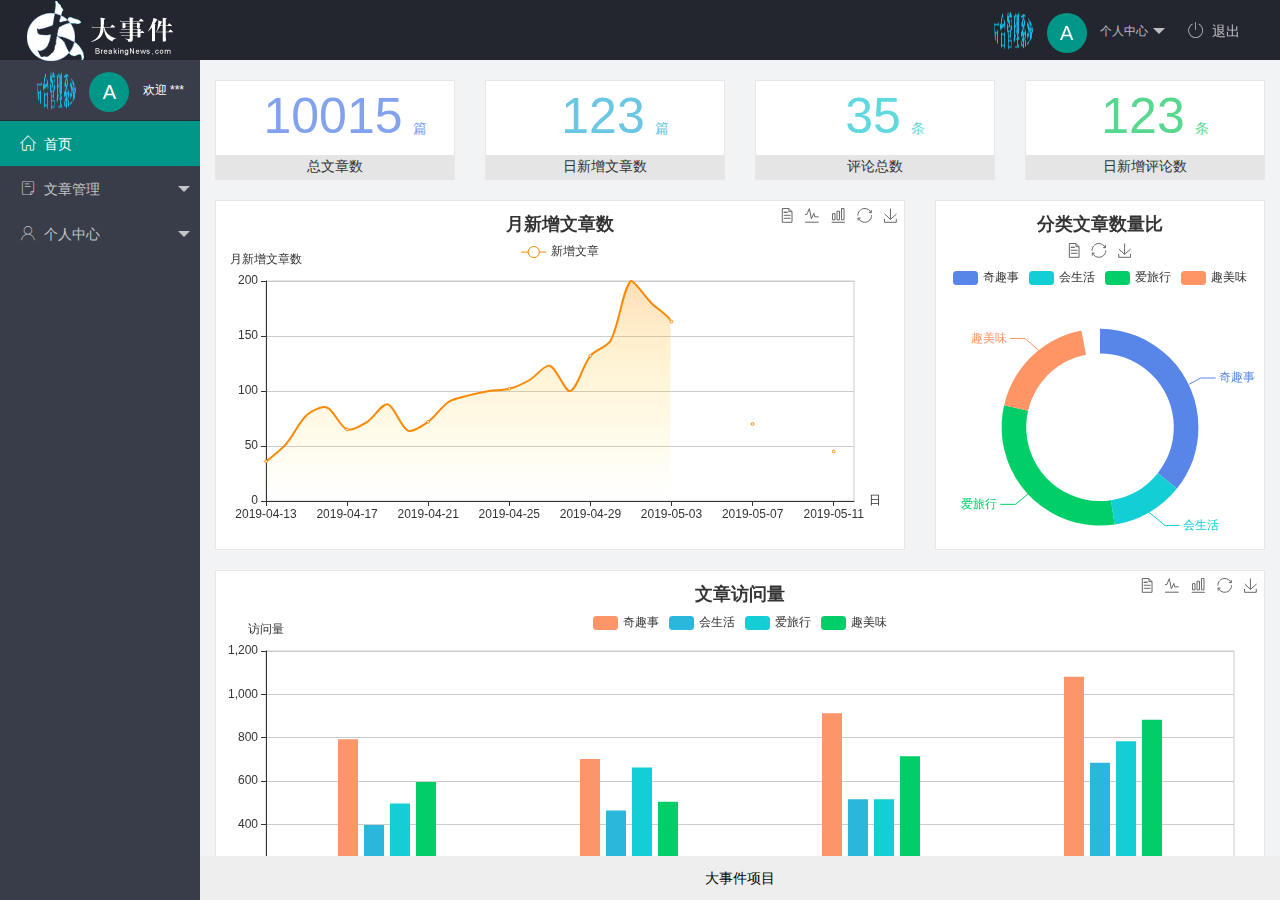
<file: index.html>
<!DOCTYPE html>
<html lang="en">

<head>
    <meta charset="UTF-8">
    <meta http-equiv="X-UA-Compatible" content="IE=edge">
    <meta name="viewport" content="width=device-width, initial-scale=1.0">
    <title>后台主页</title>
    <!-- 导入layui样式 -->
    <link rel="stylesheet" href="./assets/lib/layui/css/layui.css">
    <!-- 导入自己的样式 -->
    <link rel="stylesheet" href="./assets/css/index.css">
    <!-- 导入字体图标库 -->
    <link rel="stylesheet" href="./assets/fonts/iconfont.css">

</head>

<body>
    <div class="layui-layout layui-layout-admin">
        <div class="layui-header">
            <div class="layui-logo layui-hide-xs ">
                <img src="./assets/images/logo.png" alt="">
            </div>


            <!-- 头部区域（可配合layui 已有的水平导航） -->
            <ul class="layui-nav layui-layout-right">
                <li class="layui-nav-item layui-hide layui-show-md-inline-block">
                    <a href="javascript:;" class="userinfo">
                        <img src="./assets/images/login_title.png" class="layui-nav-img">
                        <span class="text-avatar">A</span> 个人中心
                    </a>
                    <dl class="layui-nav-child">
                        <dd><a href="">基本资料</a></dd>
                        <dd><a href="">更换头像</a></dd>
                        <dd><a href="">重置密码</a></dd>
                    </dl>
                </li>
                <li class="layui-nav-item" lay-header-event="menuRight" lay-unselect>
                    <a href="javascript:;" id="btnLogout">
                        <span class="iconfont icon-tuichu"></span><span>退出</span>
                    </a>
                </li>
            </ul>
        </div>

        <div class="layui-side layui-bg-black">
            <div class="layui-side-scroll">
                <div class="userinfo">
                    <img src="./assets/images/login_title.png" class="layui-nav-img">
                    <span class="text-avatar">A</span>
                    <span id="welcome">欢迎 ***</span>
                </div>
                <!-- 左侧导航区域（可配合layui已有的垂直导航） -->
                <ul class="layui-nav layui-nav-tree" lay-shrink="all">
                    <li class="layui-nav-item layui-this"><a href="./home/dashboard.html" target="fm"><span class="iconfont icon-home"></span>首页</a></li>

                    <li class="layui-nav-item ">
                        <a href="javascript:;"><span class="iconfont icon-16"></span>文章管理</a>
                        <dl class="layui-nav-child">
                            <dd><a href="javascript:;"><i class="layui-icon layui-icon-app"></i>文章类别</a></dd>
                            <dd><a href="javascript:;"><i class="layui-icon layui-icon-app"></i>文章列表</a></dd>
                            <dd><a href="javascript:;"><i class="layui-icon layui-icon-app"></i>发表文章</a></dd>

                        </dl>
                    </li>

                    <li class="layui-nav-item">
                        <a href="javascript:;"><span class="iconfont icon-user"></span>个人中心</a>
                        <dl class="layui-nav-child">
                            <dd><a href="javascript:;"><i class="layui-icon layui-icon-app"></i>基本资料</a></dd>
                            <dd><a href="javascript:;"><i class="layui-icon layui-icon-app"></i>更换头像</a></dd>
                            <dd><a href="javascript:;"><i class="layui-icon layui-icon-app"></i>重置密码</a></dd>
                        </dl>
                    </li>

                </ul>
            </div>
        </div>

        <div class="layui-body">
            <!-- 内容主体区域 -->
            <iframe name="fm" src="./home/dashboard.html" frameborder="0"></iframe>
        </div>

        <div class="layui-footer">
            <!-- 底部固定区域 -->
            大事件项目
        </div>
    </div>

    <!-- 引入 layui js文件 -->
    <script src="./assets/lib/layui/layui.all.js"></script>
    <!-- 导入jQuery  -->
    <script src="./assets/lib/jquery.js"></script>
    <!-- 导入baseAPI -->
    <script src="./assets/js/baseAPI.js"></script>
    <!-- 导入自己的js文件 -->
    <script src="./assets/js/index.js"></script>
</body>

</html>
</file>
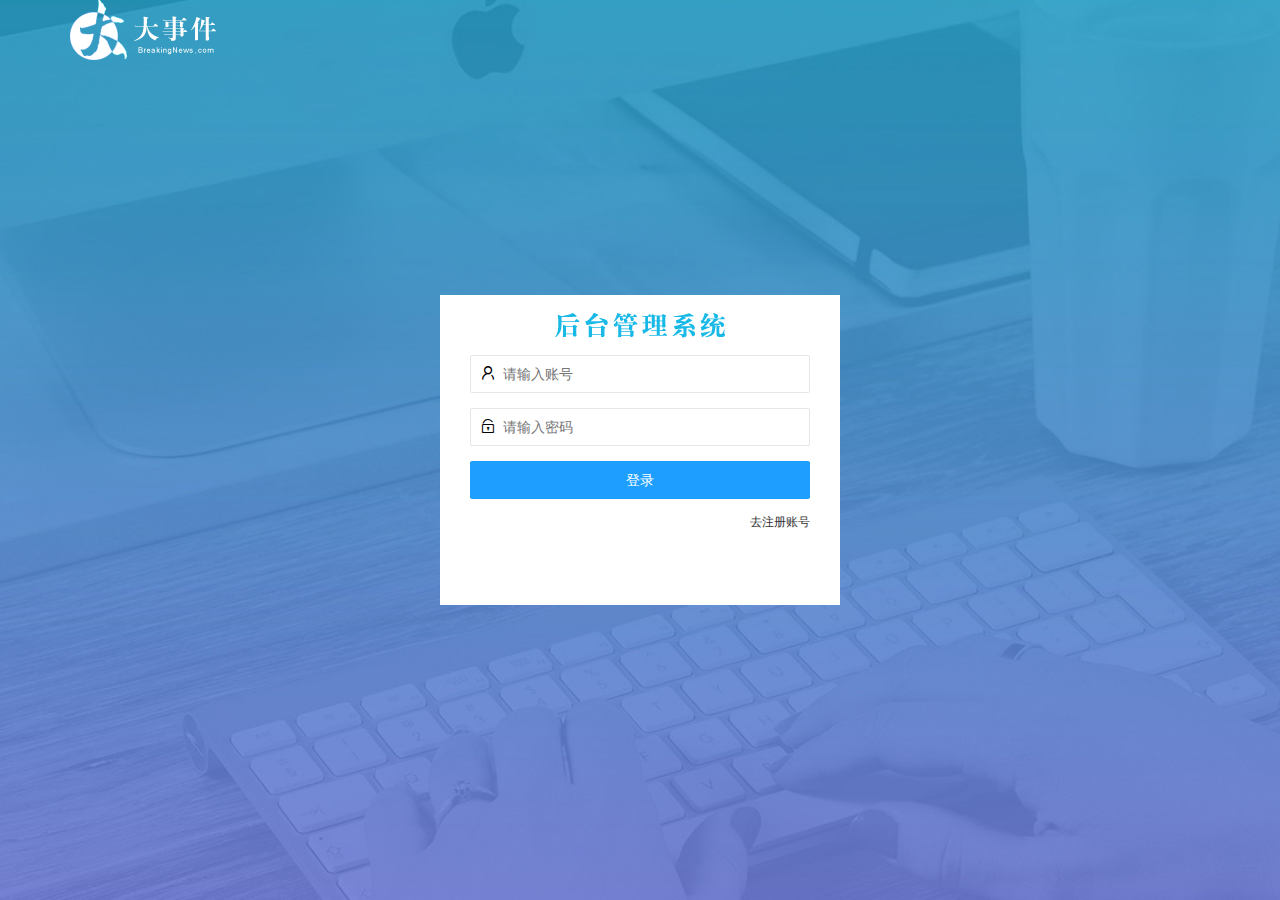
<file: login.html>
<!DOCTYPE html>
<html lang="en">

<head>
    <meta charset="UTF-8">
    <meta http-equiv="X-UA-Compatible" content="IE=edge">
    <meta name="viewport" content="width=device-width, initial-scale=1.0">
    <title>大事件登录/注册</title>
    <!-- 导入LayUI的样式 -->
    <link rel="stylesheet" href="./assets/lib/layui/css/layui.css">
    <!-- 导入自己的样式表 -->
    <link rel="stylesheet" href="./assets/css/login.css">
</head>

<body>
    <!-- 头部LOGO区域 -->
    <div class="layui-main">
        <img src="./assets/images/logo.png" alt="logo">
    </div>

    <!-- 登录注册区域 -->
    <div class="loginAndRegBox">
        <div class="title-box"></div>
        <!-- 登录div -->
        <div class="login-box">
            <!-- 登陆的表单 -->
            <form class="layui-form" id="form_login" action="">
                <!-- 用户名 -->
                <div class="layui-form-item">
                    <i class="layui-icon layui-icon-username"></i>
                    <input type="text" name="username" required lay-verify="required" placeholder="请输入账号" autocomplete="off" class="layui-input">
                </div>
                <!-- 密码 -->
                <div class="layui-form-item">
                    <i class="layui-icon layui-icon-password"></i>
                    <input type="password" name="password" required lay-verify="required|pwd" placeholder="请输入密码" autocomplete="off" class="layui-input">
                </div>
                <!-- 登录按钮 -->
                <div class="layui-form-item">
                    <button class="layui-btn layui-btn-fluid layui-btn-normal" lay-submit lay-filter="formDemo">登录</button>
                </div>
                <div class="layui-form-item links">
                    <a href="javascript:;" id="link_reg">去注册账号</a>
                </div>
            </form>
        </div>

        <!-- 注册div -->
        <div class="reg-box">
            <!-- 注册的表单 -->
            <form class="layui-form" id="form_reg" action="">
                <!-- 用户名 -->
                <div class="layui-form-item">
                    <i class="layui-icon layui-icon-username"></i>
                    <input type="text" name="useurname" reqired lay-verify="required" placeholder="请输入账号" autocomplete="off" class="layui-input">
                </div>
                <!-- 密码 -->
                <div class="layui-form-item">
                    <i class="layui-icon layui-icon-password"></i>
                    <input type="password" name="password" required lay-verify="required|pwd" id="gg" placeholder="请输入密码" autocomplete="off" class="layui-input">
                </div>
                <!-- 密码确认 -->
                <div class="layui-form-item">
                    <i class="layui-icon layui-icon-password"></i>
                    <input type="password" name="repassword" required lay-verify="required|pwd|repwd" placeholder="再次确认密码" autocomplete="off" class="layui-input">
                </div>
                <!-- 注册按钮 -->
                <div class="layui-form-item">
                    <button class="layui-btn layui-btn-fluid layui-btn-normal" lay-submit lay-filter="formDemo">注册</button>
                </div>
                <div class="layui-form-item links">
                    <a href="javascript:;" id="link_login">去登录</a>
                </div>
            </form>

        </div>
    </div>

    <!-- 导入 LayUI 的JS文件  -->
    <script src="./assets/lib/layui/layui.all.js"></script>
    <!-- 导入 Jquery -->
    <script src="./assets/lib/jquery.js"></script>
    <!-- 导入自己封装的 baseAPI.js -->
    <script src="./assets/js/baseAPI.js"></script>
    <!-- 导入自己的js文件 -->
    <script src="./assets/js/login.js"></script>
</body>

</html>
</file>
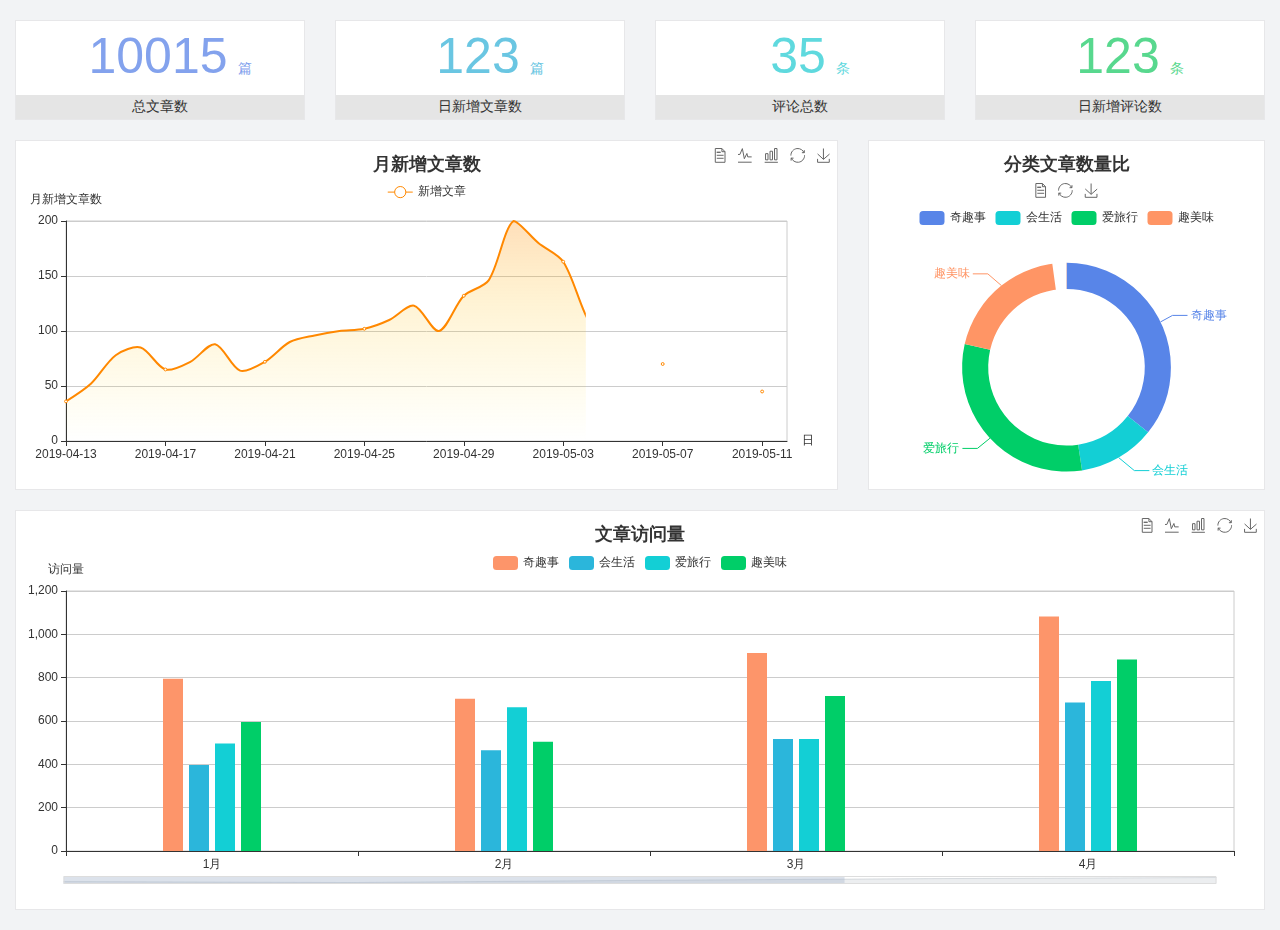
<file: home/dashboard.html>
<!DOCTYPE html>
<html lang="en">

<head>
    <meta charset="UTF-8">
    <meta name="viewport" content="width=device-width, initial-scale=1.0">
    <meta http-equiv="X-UA-Compatible" content="ie=edge">
    <title>图表统计</title>
    <link rel="stylesheet" href="../assets/lib/bootstrap.css" />
    <link rel="stylesheet" href="../assets/lib/main.css" />
    <script src="../assets/lib/jquery.js"></script>
    <script type="text/javascript" src="../assets/lib/echarts.min.js"></script>
</head>

<body>
    <div class="container-fluid">
        <div class="row spannel_list">
            <div class="col-sm-3 col-xs-6">
                <div class="spannel">
                    <em>10015</em><span>篇</span>
                    <b>总文章数</b>
                </div>
            </div>
            <div class="col-sm-3 col-xs-6">
                <div class="spannel scolor01">
                    <em>123</em><span>篇</span>
                    <b>日新增文章数</b>
                </div>
            </div>
            <div class="col-sm-3 col-xs-6">
                <div class="spannel scolor02">
                    <em>35</em><span>条</span>
                    <b>评论总数</b>
                </div>
            </div>
            <div class="col-sm-3 col-xs-6">
                <div class="spannel scolor03">
                    <em>123</em><span>条</span>
                    <b>日新增评论数</b>
                </div>
            </div>
        </div>
    </div>

    <div class="container-fluid">
        <div class="row curve-pie">
            <div class="col-lg-8 col-md-8">
                <div class="gragh_pannel" id="curve_show"></div>
            </div>
            <div class="col-lg-4 col-md-4">
                <div class="gragh_pannel" id="pie_show"></div>
            </div>
        </div>
    </div>

    <div class="container-fluid">
        <div class="column_pannel" id="column_show"></div>
    </div>

    <script>
        var oChart = echarts.init(document.getElementById('curve_show'));
        var aList_all = [{
            'count': 36,
            'date': '2019-04-13'
        }, {
            'count': 52,
            'date': '2019-04-14'
        }, {
            'count': 78,
            'date': '2019-04-15'
        }, {
            'count': 85,
            'date': '2019-04-16'
        }, {
            'count': 65,
            'date': '2019-04-17'
        }, {
            'count': 72,
            'date': '2019-04-18'
        }, {
            'count': 88,
            'date': '2019-04-19'
        }, {
            'count': 64,
            'date': '2019-04-20'
        }, {
            'count': 72,
            'date': '2019-04-21'
        }, {
            'count': 90,
            'date': '2019-04-22'
        }, {
            'count': 96,
            'date': '2019-04-23'
        }, {
            'count': 100,
            'date': '2019-04-24'
        }, {
            'count': 102,
            'date': '2019-04-25'
        }, {
            'count': 110,
            'date': '2019-04-26'
        }, {
            'count': 123,
            'date': '2019-04-27'
        }, {
            'count': 100,
            'date': '2019-04-28'
        }, {
            'count': 132,
            'date': '2019-04-29'
        }, {
            'count': 146,
            'date': '2019-04-30'
        }, {
            'count': 200,
            'date': '2019-05-01'
        }, {
            'count': 180,
            'date': '2019-05-02'
        }, {
            'count': 163,
            'date': '2019-05-03'
        }, {
            'count': 110,
            'date': '2019-05-04'
        }, {
            'count': 80,
            'date': '2019-05-05'
        }, {
            'count': 82,
            'date': '2019-05-06'
        }, {
            'count': 70,
            'date': '2019-05-07'
        }, {
            'count': 65,
            'date': '2019-05-08'
        }, {
            'count': 54,
            'date': '2019-05-09'
        }, {
            'count': 40,
            'date': '2019-05-10'
        }, {
            'count': 45,
            'date': '2019-05-11'
        }, {
            'count': 38,
            'date': '2019-05-12'
        }, ];

        let aCount = [];
        let aDate = [];

        for (var i = 0; i < aList_all.length; i++) {
            aCount.push(aList_all[i].count);
            aDate.push(aList_all[i].date);
        }

        var chartopt = {
            title: {
                text: '月新增文章数',
                left: 'center',
                top: '10'
            },
            tooltip: {
                trigger: 'axis'
            },
            legend: {
                data: ['新增文章'],
                top: '40'
            },
            toolbox: {
                show: true,
                feature: {
                    mark: {
                        show: true
                    },
                    dataView: {
                        show: true,
                        readOnly: false
                    },
                    magicType: {
                        show: true,
                        type: ['line', 'bar']
                    },
                    restore: {
                        show: true
                    },
                    saveAsImage: {
                        show: true
                    }
                }
            },
            calculable: true,
            xAxis: [{
                name: '日',
                type: 'category',
                boundaryGap: false,
                data: aDate
            }],
            yAxis: [{
                name: '月新增文章数',
                type: 'value'
            }],
            series: [{
                name: '新增文章',
                type: 'line',
                smooth: true,
                itemStyle: {
                    normal: {
                        areaStyle: {
                            type: 'default'
                        },
                        color: '#f80'
                    },
                    lineStyle: {
                        color: '#f80'
                    }
                },
                data: aCount
            }],
            areaStyle: {
                normal: {
                    color: new echarts.graphic.LinearGradient(0, 0, 0, 1, [{
                        offset: 0,
                        color: 'rgba(255,136,0,0.39)'
                    }, {
                        offset: .34,
                        color: 'rgba(255,180,0,0.25)'
                    }, {
                        offset: 1,
                        color: 'rgba(255,222,0,0.00)'
                    }])

                }
            },
            grid: {
                show: true,
                x: 50,
                x2: 50,
                y: 80,
                height: 220
            }
        };

        oChart.setOption(chartopt);


        var oPie = echarts.init(document.getElementById('pie_show'));
        var oPieopt = {
            title: {
                top: 10,
                text: '分类文章数量比',
                x: 'center'
            },
            tooltip: {
                trigger: 'item',
                formatter: "{a} <br/>{b} : {c} ({d}%)"
            },
            color: ['#5885e8', '#13cfd5', '#00ce68', '#ff9565'],
            legend: {
                x: 'center',
                top: 65,
                data: ['奇趣事', '会生活', '爱旅行', '趣美味']
            },
            toolbox: {
                show: true,
                x: 'center',
                top: 35,
                feature: {
                    mark: {
                        show: true
                    },
                    dataView: {
                        show: true,
                        readOnly: false
                    },
                    magicType: {
                        show: true,
                        type: ['pie', 'funnel'],
                        option: {
                            funnel: {
                                x: '25%',
                                width: '50%',
                                funnelAlign: 'left',
                                max: 1548
                            }
                        }
                    },
                    restore: {
                        show: true
                    },
                    saveAsImage: {
                        show: true
                    }
                }
            },
            calculable: true,
            series: [{
                name: '访问来源',
                type: 'pie',
                radius: ['45%', '60%'],
                center: ['50%', '65%'],
                data: [{
                    value: 300,
                    name: '奇趣事'
                }, {
                    value: 100,
                    name: '会生活'
                }, {
                    value: 260,
                    name: '爱旅行'
                }, {
                    value: 180,
                    name: '趣美味'
                }]
            }]
        };
        oPie.setOption(oPieopt);



        var oColumn = this.echarts.init(document.getElementById('column_show'));
        var oColumnopt = {
            title: {
                text: '文章访问量',
                left: 'center',
                top: '10'
            },
            tooltip: {
                trigger: 'axis'
            },
            legend: {
                data: ['奇趣事', '会生活', '爱旅行', '趣美味'],
                top: '40'
            },
            toolbox: {
                show: true,
                feature: {
                    mark: {
                        show: true
                    },
                    dataView: {
                        show: true,
                        readOnly: false
                    },
                    magicType: {
                        show: true,
                        type: ['line', 'bar']
                    },
                    restore: {
                        show: true
                    },
                    saveAsImage: {
                        show: true
                    }
                }
            },
            calculable: true,
            xAxis: [{
                type: 'category',
                data: ['1月', '2月', '3月', '4月', '5月']
            }],
            yAxis: [{
                name: '访问量',
                type: 'value'
            }],
            series: [{
                name: '奇趣事',
                type: 'bar',
                barWidth: 20,
                itemStyle: {
                    normal: {
                        areaStyle: {
                            type: 'default'
                        },
                        color: '#fd956a'
                    }
                },
                data: [800, 708, 920, 1090, 1200]
            }, {
                name: '会生活',
                type: 'bar',
                barWidth: 20,
                itemStyle: {
                    normal: {
                        areaStyle: {
                            type: 'default'
                        },
                        color: '#2bb6db'
                    }
                },
                data: [400, 468, 520, 690, 800]
            }, {
                name: '爱旅行',
                type: 'bar',
                barWidth: 20,
                itemStyle: {
                    normal: {
                        areaStyle: {
                            type: 'default'
                        },
                        color: '#13cfd5'
                    }
                },
                data: [500, 668, 520, 790, 900]
            }, {
                name: '趣美味',
                type: 'bar',
                barWidth: 20,
                itemStyle: {
                    normal: {
                        areaStyle: {
                            type: 'default'
                        },
                        color: '#00ce68'
                    }
                },
                data: [600, 508, 720, 890, 1000]
            }],
            grid: {
                show: true,
                x: 50,
                x2: 30,
                y: 80,
                height: 260
            },
            dataZoom: [ //给x轴设置滚动条
                {
                    start: 0, //默认为0
                    end: 100 - 1000 / 31, //默认为100
                    type: 'slider',
                    show: true,
                    xAxisIndex: [0],
                    handleSize: 0, //滑动条的 左右2个滑动条的大小
                    height: 8, //组件高度
                    left: 45, //左边的距离
                    right: 50, //右边的距离
                    bottom: 26, //右边的距离
                    handleColor: '#ddd', //h滑动图标的颜色
                    handleStyle: {
                        borderColor: "#cacaca",
                        borderWidth: "1",
                        shadowBlur: 2,
                        background: "#ddd",
                        shadowColor: "#ddd",
                    }
                }
            ]
        };
        oColumn.setOption(oColumnopt);
    </script>
</body>

</html>
</file>
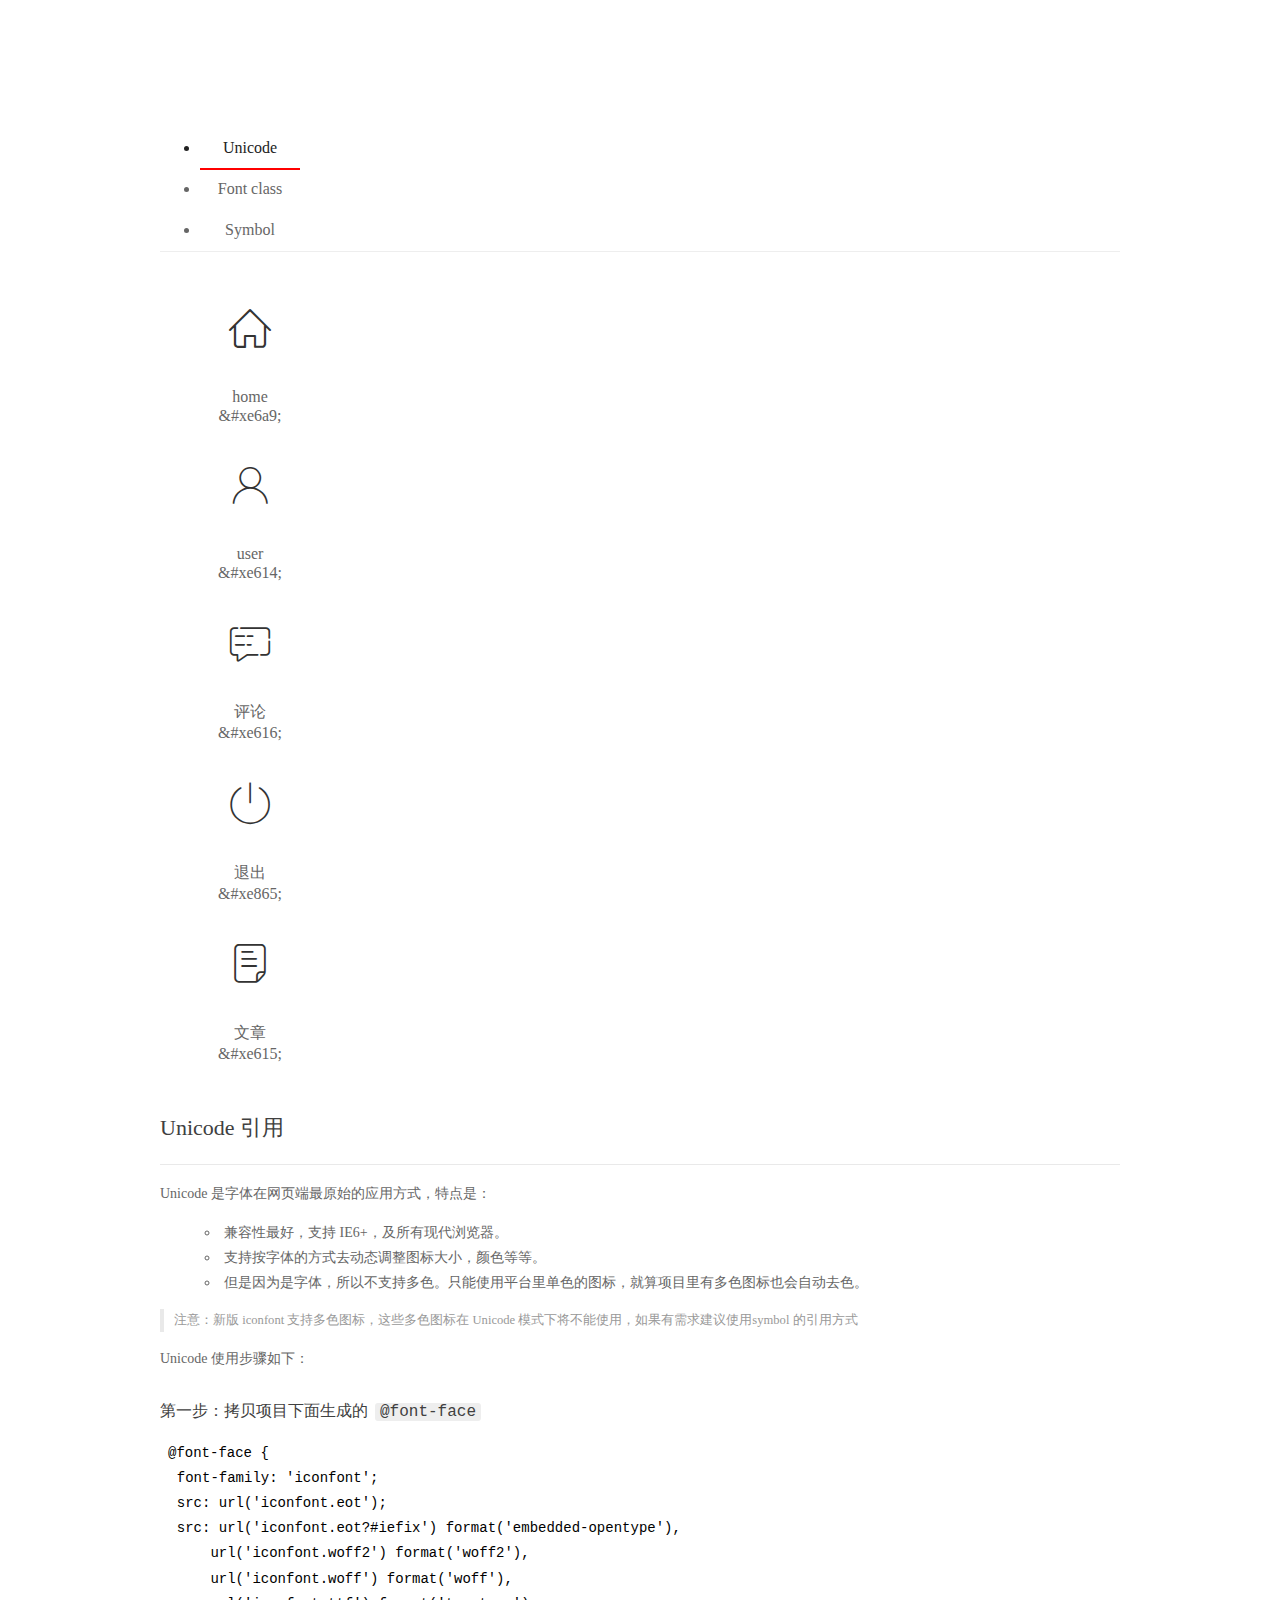
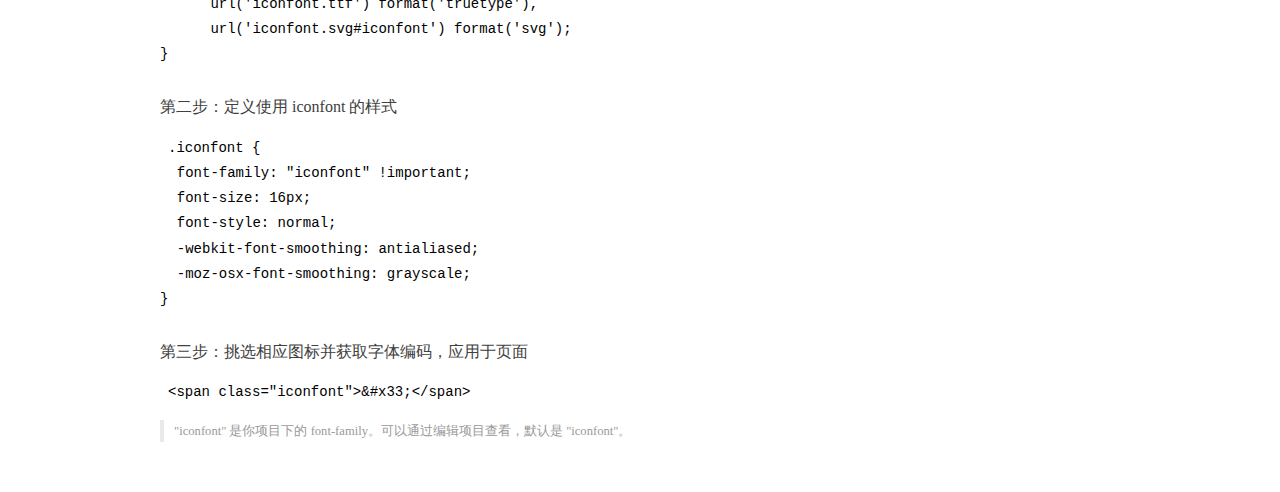
<file: assets/fonts/demo_index.html>
<!DOCTYPE html>
<html>
<head>
  <meta charset="utf-8"/>
  <title>IconFont Demo</title>
  <link rel="shortcut icon" href="https://gtms04.alicdn.com/tps/i4/TB1_oz6GVXXXXaFXpXXJDFnIXXX-64-64.ico" type="image/x-icon"/>
  <link rel="stylesheet" href="https://g.alicdn.com/thx/cube/1.3.2/cube.min.css">
  <link rel="stylesheet" href="demo.css">
  <link rel="stylesheet" href="iconfont.css">
  <script src="iconfont.js"></script>
  <!-- jQuery -->
  <script src="https://a1.alicdn.com/oss/uploads/2018/12/26/7bfddb60-08e8-11e9-9b04-53e73bb6408b.js"></script>
  <!-- 代码高亮 -->
  <script src="https://a1.alicdn.com/oss/uploads/2018/12/26/a3f714d0-08e6-11e9-8a15-ebf944d7534c.js"></script>
</head>
<body>
  <div class="main">
    <h1 class="logo"><a href="https://www.iconfont.cn/" title="iconfont 首页" target="_blank">&#xe86b;</a></h1>
    <div class="nav-tabs">
      <ul id="tabs" class="dib-box">
        <li class="dib active"><span>Unicode</span></li>
        <li class="dib"><span>Font class</span></li>
        <li class="dib"><span>Symbol</span></li>
      </ul>
      
    </div>
    <div class="tab-container">
      <div class="content unicode" style="display: block;">
          <ul class="icon_lists dib-box">
          
            <li class="dib">
              <span class="icon iconfont">&#xe6a9;</span>
                <div class="name">home</div>
                <div class="code-name">&amp;#xe6a9;</div>
              </li>
          
            <li class="dib">
              <span class="icon iconfont">&#xe614;</span>
                <div class="name">user</div>
                <div class="code-name">&amp;#xe614;</div>
              </li>
          
            <li class="dib">
              <span class="icon iconfont">&#xe616;</span>
                <div class="name">评论</div>
                <div class="code-name">&amp;#xe616;</div>
              </li>
          
            <li class="dib">
              <span class="icon iconfont">&#xe865;</span>
                <div class="name">退出</div>
                <div class="code-name">&amp;#xe865;</div>
              </li>
          
            <li class="dib">
              <span class="icon iconfont">&#xe615;</span>
                <div class="name">文章</div>
                <div class="code-name">&amp;#xe615;</div>
              </li>
          
          </ul>
          <div class="article markdown">
          <h2 id="unicode-">Unicode 引用</h2>
          <hr>

          <p>Unicode 是字体在网页端最原始的应用方式，特点是：</p>
          <ul>
            <li>兼容性最好，支持 IE6+，及所有现代浏览器。</li>
            <li>支持按字体的方式去动态调整图标大小，颜色等等。</li>
            <li>但是因为是字体，所以不支持多色。只能使用平台里单色的图标，就算项目里有多色图标也会自动去色。</li>
          </ul>
          <blockquote>
            <p>注意：新版 iconfont 支持多色图标，这些多色图标在 Unicode 模式下将不能使用，如果有需求建议使用symbol 的引用方式</p>
          </blockquote>
          <p>Unicode 使用步骤如下：</p>
          <h3 id="-font-face">第一步：拷贝项目下面生成的 <code>@font-face</code></h3>
<pre><code class="language-css"
>@font-face {
  font-family: 'iconfont';
  src: url('iconfont.eot');
  src: url('iconfont.eot?#iefix') format('embedded-opentype'),
      url('iconfont.woff2') format('woff2'),
      url('iconfont.woff') format('woff'),
      url('iconfont.ttf') format('truetype'),
      url('iconfont.svg#iconfont') format('svg');
}
</code></pre>
          <h3 id="-iconfont-">第二步：定义使用 iconfont 的样式</h3>
<pre><code class="language-css"
>.iconfont {
  font-family: "iconfont" !important;
  font-size: 16px;
  font-style: normal;
  -webkit-font-smoothing: antialiased;
  -moz-osx-font-smoothing: grayscale;
}
</code></pre>
          <h3 id="-">第三步：挑选相应图标并获取字体编码，应用于页面</h3>
<pre>
<code class="language-html"
>&lt;span class="iconfont"&gt;&amp;#x33;&lt;/span&gt;
</code></pre>
          <blockquote>
            <p>"iconfont" 是你项目下的 font-family。可以通过编辑项目查看，默认是 "iconfont"。</p>
          </blockquote>
          </div>
      </div>
      <div class="content font-class">
        <ul class="icon_lists dib-box">
          
          <li class="dib">
            <span class="icon iconfont icon-home"></span>
            <div class="name">
              home
            </div>
            <div class="code-name">.icon-home
            </div>
          </li>
          
          <li class="dib">
            <span class="icon iconfont icon-user"></span>
            <div class="name">
              user
            </div>
            <div class="code-name">.icon-user
            </div>
          </li>
          
          <li class="dib">
            <span class="icon iconfont icon-pinglun"></span>
            <div class="name">
              评论
            </div>
            <div class="code-name">.icon-pinglun
            </div>
          </li>
          
          <li class="dib">
            <span class="icon iconfont icon-tuichu"></span>
            <div class="name">
              退出
            </div>
            <div class="code-name">.icon-tuichu
            </div>
          </li>
          
          <li class="dib">
            <span class="icon iconfont icon-16"></span>
            <div class="name">
              文章
            </div>
            <div class="code-name">.icon-16
            </div>
          </li>
          
        </ul>
        <div class="article markdown">
        <h2 id="font-class-">font-class 引用</h2>
        <hr>

        <p>font-class 是 Unicode 使用方式的一种变种，主要是解决 Unicode 书写不直观，语意不明确的问题。</p>
        <p>与 Unicode 使用方式相比，具有如下特点：</p>
        <ul>
          <li>兼容性良好，支持 IE8+，及所有现代浏览器。</li>
          <li>相比于 Unicode 语意明确，书写更直观。可以很容易分辨这个 icon 是什么。</li>
          <li>因为使用 class 来定义图标，所以当要替换图标时，只需要修改 class 里面的 Unicode 引用。</li>
          <li>不过因为本质上还是使用的字体，所以多色图标还是不支持的。</li>
        </ul>
        <p>使用步骤如下：</p>
        <h3 id="-fontclass-">第一步：引入项目下面生成的 fontclass 代码：</h3>
<pre><code class="language-html">&lt;link rel="stylesheet" href="./iconfont.css"&gt;
</code></pre>
        <h3 id="-">第二步：挑选相应图标并获取类名，应用于页面：</h3>
<pre><code class="language-html">&lt;span class="iconfont icon-xxx"&gt;&lt;/span&gt;
</code></pre>
        <blockquote>
          <p>"
            iconfont" 是你项目下的 font-family。可以通过编辑项目查看，默认是 "iconfont"。</p>
        </blockquote>
      </div>
      </div>
      <div class="content symbol">
          <ul class="icon_lists dib-box">
          
            <li class="dib">
                <svg class="icon svg-icon" aria-hidden="true">
                  <use xlink:href="#icon-home"></use>
                </svg>
                <div class="name">home</div>
                <div class="code-name">#icon-home</div>
            </li>
          
            <li class="dib">
                <svg class="icon svg-icon" aria-hidden="true">
                  <use xlink:href="#icon-user"></use>
                </svg>
                <div class="name">user</div>
                <div class="code-name">#icon-user</div>
            </li>
          
            <li class="dib">
                <svg class="icon svg-icon" aria-hidden="true">
                  <use xlink:href="#icon-pinglun"></use>
                </svg>
                <div class="name">评论</div>
                <div class="code-name">#icon-pinglun</div>
            </li>
          
            <li class="dib">
                <svg class="icon svg-icon" aria-hidden="true">
                  <use xlink:href="#icon-tuichu"></use>
                </svg>
                <div class="name">退出</div>
                <div class="code-name">#icon-tuichu</div>
            </li>
          
            <li class="dib">
                <svg class="icon svg-icon" aria-hidden="true">
                  <use xlink:href="#icon-16"></use>
                </svg>
                <div class="name">文章</div>
                <div class="code-name">#icon-16</div>
            </li>
          
          </ul>
          <div class="article markdown">
          <h2 id="symbol-">Symbol 引用</h2>
          <hr>

          <p>这是一种全新的使用方式，应该说这才是未来的主流，也是平台目前推荐的用法。相关介绍可以参考这篇<a href="">文章</a>
            这种用法其实是做了一个 SVG 的集合，与另外两种相比具有如下特点：</p>
          <ul>
            <li>支持多色图标了，不再受单色限制。</li>
            <li>通过一些技巧，支持像字体那样，通过 <code>font-size</code>, <code>color</code> 来调整样式。</li>
            <li>兼容性较差，支持 IE9+，及现代浏览器。</li>
            <li>浏览器渲染 SVG 的性能一般，还不如 png。</li>
          </ul>
          <p>使用步骤如下：</p>
          <h3 id="-symbol-">第一步：引入项目下面生成的 symbol 代码：</h3>
<pre><code class="language-html">&lt;script src="./iconfont.js"&gt;&lt;/script&gt;
</code></pre>
          <h3 id="-css-">第二步：加入通用 CSS 代码（引入一次就行）：</h3>
<pre><code class="language-html">&lt;style&gt;
.icon {
  width: 1em;
  height: 1em;
  vertical-align: -0.15em;
  fill: currentColor;
  overflow: hidden;
}
&lt;/style&gt;
</code></pre>
          <h3 id="-">第三步：挑选相应图标并获取类名，应用于页面：</h3>
<pre><code class="language-html">&lt;svg class="icon" aria-hidden="true"&gt;
  &lt;use xlink:href="#icon-xxx"&gt;&lt;/use&gt;
&lt;/svg&gt;
</code></pre>
          </div>
      </div>

    </div>
  </div>
  <script>
  $(document).ready(function () {
      $('.tab-container .content:first').show()

      $('#tabs li').click(function (e) {
        var tabContent = $('.tab-container .content')
        var index = $(this).index()

        if ($(this).hasClass('active')) {
          return
        } else {
          $('#tabs li').removeClass('active')
          $(this).addClass('active')

          tabContent.hide().eq(index).fadeIn()
        }
      })
    })
  </script>
</body>
</html>
</file>
<file: assets/lib/layui/css/layui.css>
/** layui-v2.5.5 MIT License By https://www.layui.com */
 .layui-inline,img{display:inline-block;vertical-align:middle}h1,h2,h3,h4,h5,h6{font-weight:400}.layui-edge,.layui-header,.layui-inline,.layui-main{position:relative}.layui-body,.layui-edge,.layui-elip{overflow:hidden}.layui-btn,.layui-edge,.layui-inline,img{vertical-align:middle}.layui-btn,.layui-disabled,.layui-icon,.layui-unselect{-moz-user-select:none;-webkit-user-select:none;-ms-user-select:none}.layui-elip,.layui-form-checkbox span,.layui-form-pane .layui-form-label{text-overflow:ellipsis;white-space:nowrap}.layui-breadcrumb,.layui-tree-btnGroup{visibility:hidden}blockquote,body,button,dd,div,dl,dt,form,h1,h2,h3,h4,h5,h6,input,li,ol,p,pre,td,textarea,th,ul{margin:0;padding:0;-webkit-tap-highlight-color:rgba(0,0,0,0)}a:active,a:hover{outline:0}img{border:none}li{list-style:none}table{border-collapse:collapse;border-spacing:0}h4,h5,h6{font-size:100%}button,input,optgroup,option,select,textarea{font-family:inherit;font-size:inherit;font-style:inherit;font-weight:inherit;outline:0}pre{white-space:pre-wrap;white-space:-moz-pre-wrap;white-space:-pre-wrap;white-space:-o-pre-wrap;word-wrap:break-word}body{line-height:24px;font:14px Helvetica Neue,Helvetica,PingFang SC,Tahoma,Arial,sans-serif}hr{height:1px;margin:10px 0;border:0;clear:both}a{color:#333;text-decoration:none}a:hover{color:#777}a cite{font-style:normal;*cursor:pointer}.layui-border-box,.layui-border-box *{box-sizing:border-box}.layui-box,.layui-box *{box-sizing:content-box}.layui-clear{clear:both;*zoom:1}.layui-clear:after{content:'\20';clear:both;*zoom:1;display:block;height:0}.layui-inline{*display:inline;*zoom:1}.layui-edge{display:inline-block;width:0;height:0;border-width:6px;border-style:dashed;border-color:transparent}.layui-edge-top{top:-4px;border-bottom-color:#999;border-bottom-style:solid}.layui-edge-right{border-left-color:#999;border-left-style:solid}.layui-edge-bottom{top:2px;border-top-color:#999;border-top-style:solid}.layui-edge-left{border-right-color:#999;border-right-style:solid}.layui-disabled,.layui-disabled:hover{color:#d2d2d2!important;cursor:not-allowed!important}.layui-circle{border-radius:100%}.layui-show{display:block!important}.layui-hide{display:none!important}@font-face{font-family:layui-icon;src:url(../font/iconfont.eot?v=250);src:url(../font/iconfont.eot?v=250#iefix) format('embedded-opentype'),url(../font/iconfont.woff2?v=250) format('woff2'),url(../font/iconfont.woff?v=250) format('woff'),url(../font/iconfont.ttf?v=250) format('truetype'),url(../font/iconfont.svg?v=250#layui-icon) format('svg')}.layui-icon{font-family:layui-icon!important;font-size:16px;font-style:normal;-webkit-font-smoothing:antialiased;-moz-osx-font-smoothing:grayscale}.layui-icon-reply-fill:before{content:"\e611"}.layui-icon-set-fill:before{content:"\e614"}.layui-icon-menu-fill:before{content:"\e60f"}.layui-icon-search:before{content:"\e615"}.layui-icon-share:before{content:"\e641"}.layui-icon-set-sm:before{content:"\e620"}.layui-icon-engine:before{content:"\e628"}.layui-icon-close:before{content:"\1006"}.layui-icon-close-fill:before{content:"\1007"}.layui-icon-chart-screen:before{content:"\e629"}.layui-icon-star:before{content:"\e600"}.layui-icon-circle-dot:before{content:"\e617"}.layui-icon-chat:before{content:"\e606"}.layui-icon-release:before{content:"\e609"}.layui-icon-list:before{content:"\e60a"}.layui-icon-chart:before{content:"\e62c"}.layui-icon-ok-circle:before{content:"\1005"}.layui-icon-layim-theme:before{content:"\e61b"}.layui-icon-table:before{content:"\e62d"}.layui-icon-right:before{content:"\e602"}.layui-icon-left:before{content:"\e603"}.layui-icon-cart-simple:before{content:"\e698"}.layui-icon-face-cry:before{content:"\e69c"}.layui-icon-face-smile:before{content:"\e6af"}.layui-icon-survey:before{content:"\e6b2"}.layui-icon-tree:before{content:"\e62e"}.layui-icon-upload-circle:before{content:"\e62f"}.layui-icon-add-circle:before{content:"\e61f"}.layui-icon-download-circle:before{content:"\e601"}.layui-icon-templeate-1:before{content:"\e630"}.layui-icon-util:before{content:"\e631"}.layui-icon-face-surprised:before{content:"\e664"}.layui-icon-edit:before{content:"\e642"}.layui-icon-speaker:before{content:"\e645"}.layui-icon-down:before{content:"\e61a"}.layui-icon-file:before{content:"\e621"}.layui-icon-layouts:before{content:"\e632"}.layui-icon-rate-half:before{content:"\e6c9"}.layui-icon-add-circle-fine:before{content:"\e608"}.layui-icon-prev-circle:before{content:"\e633"}.layui-icon-read:before{content:"\e705"}.layui-icon-404:before{content:"\e61c"}.layui-icon-carousel:before{content:"\e634"}.layui-icon-help:before{content:"\e607"}.layui-icon-code-circle:before{content:"\e635"}.layui-icon-water:before{content:"\e636"}.layui-icon-username:before{content:"\e66f"}.layui-icon-find-fill:before{content:"\e670"}.layui-icon-about:before{content:"\e60b"}.layui-icon-location:before{content:"\e715"}.layui-icon-up:before{content:"\e619"}.layui-icon-pause:before{content:"\e651"}.layui-icon-date:before{content:"\e637"}.layui-icon-layim-uploadfile:before{content:"\e61d"}.layui-icon-delete:before{content:"\e640"}.layui-icon-play:before{content:"\e652"}.layui-icon-top:before{content:"\e604"}.layui-icon-friends:before{content:"\e612"}.layui-icon-refresh-3:before{content:"\e9aa"}.layui-icon-ok:before{content:"\e605"}.layui-icon-layer:before{content:"\e638"}.layui-icon-face-smile-fine:before{content:"\e60c"}.layui-icon-dollar:before{content:"\e659"}.layui-icon-group:before{content:"\e613"}.layui-icon-layim-download:before{content:"\e61e"}.layui-icon-picture-fine:before{content:"\e60d"}.layui-icon-link:before{content:"\e64c"}.layui-icon-diamond:before{content:"\e735"}.layui-icon-log:before{content:"\e60e"}.layui-icon-rate-solid:before{content:"\e67a"}.layui-icon-fonts-del:before{content:"\e64f"}.layui-icon-unlink:before{content:"\e64d"}.layui-icon-fonts-clear:before{content:"\e639"}.layui-icon-triangle-r:before{content:"\e623"}.layui-icon-circle:before{content:"\e63f"}.layui-icon-radio:before{content:"\e643"}.layui-icon-align-center:before{content:"\e647"}.layui-icon-align-right:before{content:"\e648"}.layui-icon-align-left:before{content:"\e649"}.layui-icon-loading-1:before{content:"\e63e"}.layui-icon-return:before{content:"\e65c"}.layui-icon-fonts-strong:before{content:"\e62b"}.layui-icon-upload:before{content:"\e67c"}.layui-icon-dialogue:before{content:"\e63a"}.layui-icon-video:before{content:"\e6ed"}.layui-icon-headset:before{content:"\e6fc"}.layui-icon-cellphone-fine:before{content:"\e63b"}.layui-icon-add-1:before{content:"\e654"}.layui-icon-face-smile-b:before{content:"\e650"}.layui-icon-fonts-html:before{content:"\e64b"}.layui-icon-form:before{content:"\e63c"}.layui-icon-cart:before{content:"\e657"}.layui-icon-camera-fill:before{content:"\e65d"}.layui-icon-tabs:before{content:"\e62a"}.layui-icon-fonts-code:before{content:"\e64e"}.layui-icon-fire:before{content:"\e756"}.layui-icon-set:before{content:"\e716"}.layui-icon-fonts-u:before{content:"\e646"}.layui-icon-triangle-d:before{content:"\e625"}.layui-icon-tips:before{content:"\e702"}.layui-icon-picture:before{content:"\e64a"}.layui-icon-more-vertical:before{content:"\e671"}.layui-icon-flag:before{content:"\e66c"}.layui-icon-loading:before{content:"\e63d"}.layui-icon-fonts-i:before{content:"\e644"}.layui-icon-refresh-1:before{content:"\e666"}.layui-icon-rmb:before{content:"\e65e"}.layui-icon-home:before{content:"\e68e"}.layui-icon-user:before{content:"\e770"}.layui-icon-notice:before{content:"\e667"}.layui-icon-login-weibo:before{content:"\e675"}.layui-icon-voice:before{content:"\e688"}.layui-icon-upload-drag:before{content:"\e681"}.layui-icon-login-qq:before{content:"\e676"}.layui-icon-snowflake:before{content:"\e6b1"}.layui-icon-file-b:before{content:"\e655"}.layui-icon-template:before{content:"\e663"}.layui-icon-auz:before{content:"\e672"}.layui-icon-console:before{content:"\e665"}.layui-icon-app:before{content:"\e653"}.layui-icon-prev:before{content:"\e65a"}.layui-icon-website:before{content:"\e7ae"}.layui-icon-next:before{content:"\e65b"}.layui-icon-component:before{content:"\e857"}.layui-icon-more:before{content:"\e65f"}.layui-icon-login-wechat:before{content:"\e677"}.layui-icon-shrink-right:before{content:"\e668"}.layui-icon-spread-left:before{content:"\e66b"}.layui-icon-camera:before{content:"\e660"}.layui-icon-note:before{content:"\e66e"}.layui-icon-refresh:before{content:"\e669"}.layui-icon-female:before{content:"\e661"}.layui-icon-male:before{content:"\e662"}.layui-icon-password:before{content:"\e673"}.layui-icon-senior:before{content:"\e674"}.layui-icon-theme:before{content:"\e66a"}.layui-icon-tread:before{content:"\e6c5"}.layui-icon-praise:before{content:"\e6c6"}.layui-icon-star-fill:before{content:"\e658"}.layui-icon-rate:before{content:"\e67b"}.layui-icon-template-1:before{content:"\e656"}.layui-icon-vercode:before{content:"\e679"}.layui-icon-cellphone:before{content:"\e678"}.layui-icon-screen-full:before{content:"\e622"}.layui-icon-screen-restore:before{content:"\e758"}.layui-icon-cols:before{content:"\e610"}.layui-icon-export:before{content:"\e67d"}.layui-icon-print:before{content:"\e66d"}.layui-icon-slider:before{content:"\e714"}.layui-icon-addition:before{content:"\e624"}.layui-icon-subtraction:before{content:"\e67e"}.layui-icon-service:before{content:"\e626"}.layui-icon-transfer:before{content:"\e691"}.layui-main{width:1140px;margin:0 auto}.layui-header{z-index:1000;height:60px}.layui-header a:hover{transition:all .5s;-webkit-transition:all .5s}.layui-side{position:fixed;left:0;top:0;bottom:0;z-index:999;width:200px;overflow-x:hidden}.layui-side-scroll{position:relative;width:220px;height:100%;overflow-x:hidden}.layui-body{position:absolute;left:200px;right:0;top:0;bottom:0;z-index:998;width:auto;overflow-y:auto;box-sizing:border-box}.layui-layout-body{overflow:hidden}.layui-layout-admin .layui-header{background-color:#23262E}.layui-layout-admin .layui-side{top:60px;width:200px;overflow-x:hidden}.layui-layout-admin .layui-body{position:fixed;top:60px;bottom:44px}.layui-layout-admin .layui-main{width:auto;margin:0 15px}.layui-layout-admin .layui-footer{position:fixed;left:200px;right:0;bottom:0;height:44px;line-height:44px;padding:0 15px;background-color:#eee}.layui-layout-admin .layui-logo{position:absolute;left:0;top:0;width:200px;height:100%;line-height:60px;text-align:center;color:#009688;font-size:16px}.layui-layout-admin .layui-header .layui-nav{background:0 0}.layui-layout-left{position:absolute!important;left:200px;top:0}.layui-layout-right{position:absolute!important;right:0;top:0}.layui-container{position:relative;margin:0 auto;padding:0 15px;box-sizing:border-box}.layui-fluid{position:relative;margin:0 auto;padding:0 15px}.layui-row:after,.layui-row:before{content:'';display:block;clear:both}.layui-col-lg1,.layui-col-lg10,.layui-col-lg11,.layui-col-lg12,.layui-col-lg2,.layui-col-lg3,.layui-col-lg4,.layui-col-lg5,.layui-col-lg6,.layui-col-lg7,.layui-col-lg8,.layui-col-lg9,.layui-col-md1,.layui-col-md10,.layui-col-md11,.layui-col-md12,.layui-col-md2,.layui-col-md3,.layui-col-md4,.layui-col-md5,.layui-col-md6,.layui-col-md7,.layui-col-md8,.layui-col-md9,.layui-col-sm1,.layui-col-sm10,.layui-col-sm11,.layui-col-sm12,.layui-col-sm2,.layui-col-sm3,.layui-col-sm4,.layui-col-sm5,.layui-col-sm6,.layui-col-sm7,.layui-col-sm8,.layui-col-sm9,.layui-col-xs1,.layui-col-xs10,.layui-col-xs11,.layui-col-xs12,.layui-col-xs2,.layui-col-xs3,.layui-col-xs4,.layui-col-xs5,.layui-col-xs6,.layui-col-xs7,.layui-col-xs8,.layui-col-xs9{position:relative;display:block;box-sizing:border-box}.layui-col-xs1,.layui-col-xs10,.layui-col-xs11,.layui-col-xs12,.layui-col-xs2,.layui-col-xs3,.layui-col-xs4,.layui-col-xs5,.layui-col-xs6,.layui-col-xs7,.layui-col-xs8,.layui-col-xs9{float:left}.layui-col-xs1{width:8.33333333%}.layui-col-xs2{width:16.66666667%}.layui-col-xs3{width:25%}.layui-col-xs4{width:33.33333333%}.layui-col-xs5{width:41.66666667%}.layui-col-xs6{width:50%}.layui-col-xs7{width:58.33333333%}.layui-col-xs8{width:66.66666667%}.layui-col-xs9{width:75%}.layui-col-xs10{width:83.33333333%}.layui-col-xs11{width:91.66666667%}.layui-col-xs12{width:100%}.layui-col-xs-offset1{margin-left:8.33333333%}.layui-col-xs-offset2{margin-left:16.66666667%}.layui-col-xs-offset3{margin-left:25%}.layui-col-xs-offset4{margin-left:33.33333333%}.layui-col-xs-offset5{margin-left:41.66666667%}.layui-col-xs-offset6{margin-left:50%}.layui-col-xs-offset7{margin-left:58.33333333%}.layui-col-xs-offset8{margin-left:66.66666667%}.layui-col-xs-offset9{margin-left:75%}.layui-col-xs-offset10{margin-left:83.33333333%}.layui-col-xs-offset11{margin-left:91.66666667%}.layui-col-xs-offset12{margin-left:100%}@media screen and (max-width:768px){.layui-hide-xs{display:none!important}.layui-show-xs-block{display:block!important}.layui-show-xs-inline{display:inline!important}.layui-show-xs-inline-block{display:inline-block!important}}@media screen and (min-width:768px){.layui-container{width:750px}.layui-hide-sm{display:none!important}.layui-show-sm-block{display:block!important}.layui-show-sm-inline{display:inline!important}.layui-show-sm-inline-block{display:inline-block!important}.layui-col-sm1,.layui-col-sm10,.layui-col-sm11,.layui-col-sm12,.layui-col-sm2,.layui-col-sm3,.layui-col-sm4,.layui-col-sm5,.layui-col-sm6,.layui-col-sm7,.layui-col-sm8,.layui-col-sm9{float:left}.layui-col-sm1{width:8.33333333%}.layui-col-sm2{width:16.66666667%}.layui-col-sm3{width:25%}.layui-col-sm4{width:33.33333333%}.layui-col-sm5{width:41.66666667%}.layui-col-sm6{width:50%}.layui-col-sm7{width:58.33333333%}.layui-col-sm8{width:66.66666667%}.layui-col-sm9{width:75%}.layui-col-sm10{width:83.33333333%}.layui-col-sm11{width:91.66666667%}.layui-col-sm12{width:100%}.layui-col-sm-offset1{margin-left:8.33333333%}.layui-col-sm-offset2{margin-left:16.66666667%}.layui-col-sm-offset3{margin-left:25%}.layui-col-sm-offset4{margin-left:33.33333333%}.layui-col-sm-offset5{margin-left:41.66666667%}.layui-col-sm-offset6{margin-left:50%}.layui-col-sm-offset7{margin-left:58.33333333%}.layui-col-sm-offset8{margin-left:66.66666667%}.layui-col-sm-offset9{margin-left:75%}.layui-col-sm-offset10{margin-left:83.33333333%}.layui-col-sm-offset11{margin-left:91.66666667%}.layui-col-sm-offset12{margin-left:100%}}@media screen and (min-width:992px){.layui-container{width:970px}.layui-hide-md{display:none!important}.layui-show-md-block{display:block!important}.layui-show-md-inline{display:inline!important}.layui-show-md-inline-block{display:inline-block!important}.layui-col-md1,.layui-col-md10,.layui-col-md11,.layui-col-md12,.layui-col-md2,.layui-col-md3,.layui-col-md4,.layui-col-md5,.layui-col-md6,.layui-col-md7,.layui-col-md8,.layui-col-md9{float:left}.layui-col-md1{width:8.33333333%}.layui-col-md2{width:16.66666667%}.layui-col-md3{width:25%}.layui-col-md4{width:33.33333333%}.layui-col-md5{width:41.66666667%}.layui-col-md6{width:50%}.layui-col-md7{width:58.33333333%}.layui-col-md8{width:66.66666667%}.layui-col-md9{width:75%}.layui-col-md10{width:83.33333333%}.layui-col-md11{width:91.66666667%}.layui-col-md12{width:100%}.layui-col-md-offset1{margin-left:8.33333333%}.layui-col-md-offset2{margin-left:16.66666667%}.layui-col-md-offset3{margin-left:25%}.layui-col-md-offset4{margin-left:33.33333333%}.layui-col-md-offset5{margin-left:41.66666667%}.layui-col-md-offset6{margin-left:50%}.layui-col-md-offset7{margin-left:58.33333333%}.layui-col-md-offset8{margin-left:66.66666667%}.layui-col-md-offset9{margin-left:75%}.layui-col-md-offset10{margin-left:83.33333333%}.layui-col-md-offset11{margin-left:91.66666667%}.layui-col-md-offset12{margin-left:100%}}@media screen and (min-width:1200px){.layui-container{width:1170px}.layui-hide-lg{display:none!important}.layui-show-lg-block{display:block!important}.layui-show-lg-inline{display:inline!important}.layui-show-lg-inline-block{display:inline-block!important}.layui-col-lg1,.layui-col-lg10,.layui-col-lg11,.layui-col-lg12,.layui-col-lg2,.layui-col-lg3,.layui-col-lg4,.layui-col-lg5,.layui-col-lg6,.layui-col-lg7,.layui-col-lg8,.layui-col-lg9{float:left}.layui-col-lg1{width:8.33333333%}.layui-col-lg2{width:16.66666667%}.layui-col-lg3{width:25%}.layui-col-lg4{width:33.33333333%}.layui-col-lg5{width:41.66666667%}.layui-col-lg6{width:50%}.layui-col-lg7{width:58.33333333%}.layui-col-lg8{width:66.66666667%}.layui-col-lg9{width:75%}.layui-col-lg10{width:83.33333333%}.layui-col-lg11{width:91.66666667%}.layui-col-lg12{width:100%}.layui-col-lg-offset1{margin-left:8.33333333%}.layui-col-lg-offset2{margin-left:16.66666667%}.layui-col-lg-offset3{margin-left:25%}.layui-col-lg-offset4{margin-left:33.33333333%}.layui-col-lg-offset5{margin-left:41.66666667%}.layui-col-lg-offset6{margin-left:50%}.layui-col-lg-offset7{margin-left:58.33333333%}.layui-col-lg-offset8{margin-left:66.66666667%}.layui-col-lg-offset9{margin-left:75%}.layui-col-lg-offset10{margin-left:83.33333333%}.layui-col-lg-offset11{margin-left:91.66666667%}.layui-col-lg-offset12{margin-left:100%}}.layui-col-space1{margin:-.5px}.layui-col-space1>*{padding:.5px}.layui-col-space3{margin:-1.5px}.layui-col-space3>*{padding:1.5px}.layui-col-space5{margin:-2.5px}.layui-col-space5>*{padding:2.5px}.layui-col-space8{margin:-3.5px}.layui-col-space8>*{padding:3.5px}.layui-col-space10{margin:-5px}.layui-col-space10>*{padding:5px}.layui-col-space12{margin:-6px}.layui-col-space12>*{padding:6px}.layui-col-space15{margin:-7.5px}.layui-col-space15>*{padding:7.5px}.layui-col-space18{margin:-9px}.layui-col-space18>*{padding:9px}.layui-col-space20{margin:-10px}.layui-col-space20>*{padding:10px}.layui-col-space22{margin:-11px}.layui-col-space22>*{padding:11px}.layui-col-space25{margin:-12.5px}.layui-col-space25>*{padding:12.5px}.layui-col-space30{margin:-15px}.layui-col-space30>*{padding:15px}.layui-btn,.layui-input,.layui-select,.layui-textarea,.layui-upload-button{outline:0;-webkit-appearance:none;transition:all .3s;-webkit-transition:all .3s;box-sizing:border-box}.layui-elem-quote{margin-bottom:10px;padding:15px;line-height:22px;border-left:5px solid #009688;border-radius:0 2px 2px 0;background-color:#f2f2f2}.layui-quote-nm{border-style:solid;border-width:1px 1px 1px 5px;background:0 0}.layui-elem-field{margin-bottom:10px;padding:0;border-width:1px;border-style:solid}.layui-elem-field legend{margin-left:20px;padding:0 10px;font-size:20px;font-weight:300}.layui-field-title{margin:10px 0 20px;border-width:1px 0 0}.layui-field-box{padding:10px 15px}.layui-field-title .layui-field-box{padding:10px 0}.layui-progress{position:relative;height:6px;border-radius:20px;background-color:#e2e2e2}.layui-progress-bar{position:absolute;left:0;top:0;width:0;max-width:100%;height:6px;border-radius:20px;text-align:right;background-color:#5FB878;transition:all .3s;-webkit-transition:all .3s}.layui-progress-big,.layui-progress-big .layui-progress-bar{height:18px;line-height:18px}.layui-progress-text{position:relative;top:-20px;line-height:18px;font-size:12px;color:#666}.layui-progress-big .layui-progress-text{position:static;padding:0 10px;color:#fff}.layui-collapse{border-width:1px;border-style:solid;border-radius:2px}.layui-colla-content,.layui-colla-item{border-top-width:1px;border-top-style:solid}.layui-colla-item:first-child{border-top:none}.layui-colla-title{position:relative;height:42px;line-height:42px;padding:0 15px 0 35px;color:#333;background-color:#f2f2f2;cursor:pointer;font-size:14px;overflow:hidden}.layui-colla-content{display:none;padding:10px 15px;line-height:22px;color:#666}.layui-colla-icon{position:absolute;left:15px;top:0;font-size:14px}.layui-card{margin-bottom:15px;border-radius:2px;background-color:#fff;box-shadow:0 1px 2px 0 rgba(0,0,0,.05)}.layui-card:last-child{margin-bottom:0}.layui-card-header{position:relative;height:42px;line-height:42px;padding:0 15px;border-bottom:1px solid #f6f6f6;color:#333;border-radius:2px 2px 0 0;font-size:14px}.layui-bg-black,.layui-bg-blue,.layui-bg-cyan,.layui-bg-green,.layui-bg-orange,.layui-bg-red{color:#fff!important}.layui-card-body{position:relative;padding:10px 15px;line-height:24px}.layui-card-body[pad15]{padding:15px}.layui-card-body[pad20]{padding:20px}.layui-card-body .layui-table{margin:5px 0}.layui-card .layui-tab{margin:0}.layui-panel-window{position:relative;padding:15px;border-radius:0;border-top:5px solid #E6E6E6;background-color:#fff}.layui-auxiliar-moving{position:fixed;left:0;right:0;top:0;bottom:0;width:100%;height:100%;background:0 0;z-index:9999999999}.layui-form-label,.layui-form-mid,.layui-form-select,.layui-input-block,.layui-input-inline,.layui-textarea{position:relative}.layui-bg-red{background-color:#FF5722!important}.layui-bg-orange{background-color:#FFB800!important}.layui-bg-green{background-color:#009688!important}.layui-bg-cyan{background-color:#2F4056!important}.layui-bg-blue{background-color:#1E9FFF!important}.layui-bg-black{background-color:#393D49!important}.layui-bg-gray{background-color:#eee!important;color:#666!important}.layui-badge-rim,.layui-colla-content,.layui-colla-item,.layui-collapse,.layui-elem-field,.layui-form-pane .layui-form-item[pane],.layui-form-pane .layui-form-label,.layui-input,.layui-layedit,.layui-layedit-tool,.layui-quote-nm,.layui-select,.layui-tab-bar,.layui-tab-card,.layui-tab-title,.layui-tab-title .layui-this:after,.layui-textarea{border-color:#e6e6e6}.layui-timeline-item:before,hr{background-color:#e6e6e6}.layui-text{line-height:22px;font-size:14px;color:#666}.layui-text h1,.layui-text h2,.layui-text h3{font-weight:500;color:#333}.layui-text h1{font-size:30px}.layui-text h2{font-size:24px}.layui-text h3{font-size:18px}.layui-text a:not(.layui-btn){color:#01AAED}.layui-text a:not(.layui-btn):hover{text-decoration:underline}.layui-text ul{padding:5px 0 5px 15px}.layui-text ul li{margin-top:5px;list-style-type:disc}.layui-text em,.layui-word-aux{color:#999!important;padding:0 5px!important}.layui-btn{display:inline-block;height:38px;line-height:38px;padding:0 18px;background-color:#009688;color:#fff;white-space:nowrap;text-align:center;font-size:14px;border:none;border-radius:2px;cursor:pointer}.layui-btn:hover{opacity:.8;filter:alpha(opacity=80);color:#fff}.layui-btn:active{opacity:1;filter:alpha(opacity=100)}.layui-btn+.layui-btn{margin-left:10px}.layui-btn-container{font-size:0}.layui-btn-container .layui-btn{margin-right:10px;margin-bottom:10px}.layui-btn-container .layui-btn+.layui-btn{margin-left:0}.layui-table .layui-btn-container .layui-btn{margin-bottom:9px}.layui-btn-radius{border-radius:100px}.layui-btn .layui-icon{margin-right:3px;font-size:18px;vertical-align:bottom;vertical-align:middle\9}.layui-btn-primary{border:1px solid #C9C9C9;background-color:#fff;color:#555}.layui-btn-primary:hover{border-color:#009688;color:#333}.layui-btn-normal{background-color:#1E9FFF}.layui-btn-warm{background-color:#FFB800}.layui-btn-danger{background-color:#FF5722}.layui-btn-checked{background-color:#5FB878}.layui-btn-disabled,.layui-btn-disabled:active,.layui-btn-disabled:hover{border:1px solid #e6e6e6;background-color:#FBFBFB;color:#C9C9C9;cursor:not-allowed;opacity:1}.layui-btn-lg{height:44px;line-height:44px;padding:0 25px;font-size:16px}.layui-btn-sm{height:30px;line-height:30px;padding:0 10px;font-size:12px}.layui-btn-sm i{font-size:16px!important}.layui-btn-xs{height:22px;line-height:22px;padding:0 5px;font-size:12px}.layui-btn-xs i{font-size:14px!important}.layui-btn-group{display:inline-block;vertical-align:middle;font-size:0}.layui-btn-group .layui-btn{margin-left:0!important;margin-right:0!important;border-left:1px solid rgba(255,255,255,.5);border-radius:0}.layui-btn-group .layui-btn-primary{border-left:none}.layui-btn-group .layui-btn-primary:hover{border-color:#C9C9C9;color:#009688}.layui-btn-group .layui-btn:first-child{border-left:none;border-radius:2px 0 0 2px}.layui-btn-group .layui-btn-primary:first-child{border-left:1px solid #c9c9c9}.layui-btn-group .layui-btn:last-child{border-radius:0 2px 2px 0}.layui-btn-group .layui-btn+.layui-btn{margin-left:0}.layui-btn-group+.layui-btn-group{margin-left:10px}.layui-btn-fluid{width:100%}.layui-input,.layui-select,.layui-textarea{height:38px;line-height:1.3;line-height:38px\9;border-width:1px;border-style:solid;background-color:#fff;border-radius:2px}.layui-input::-webkit-input-placeholder,.layui-select::-webkit-input-placeholder,.layui-textarea::-webkit-input-placeholder{line-height:1.3}.layui-input,.layui-textarea{display:block;width:100%;padding-left:10px}.layui-input:hover,.layui-textarea:hover{border-color:#D2D2D2!important}.layui-input:focus,.layui-textarea:focus{border-color:#C9C9C9!important}.layui-textarea{min-height:100px;height:auto;line-height:20px;padding:6px 10px;resize:vertical}.layui-select{padding:0 10px}.layui-form input[type=checkbox],.layui-form input[type=radio],.layui-form select{display:none}.layui-form [lay-ignore]{display:initial}.layui-form-item{margin-bottom:15px;clear:both;*zoom:1}.layui-form-item:after{content:'\20';clear:both;*zoom:1;display:block;height:0}.layui-form-label{float:left;display:block;padding:9px 15px;width:80px;font-weight:400;line-height:20px;text-align:right}.layui-form-label-col{display:block;float:none;padding:9px 0;line-height:20px;text-align:left}.layui-form-item .layui-inline{margin-bottom:5px;margin-right:10px}.layui-input-block{margin-left:110px;min-height:36px}.layui-input-inline{display:inline-block;vertical-align:middle}.layui-form-item .layui-input-inline{float:left;width:190px;margin-right:10px}.layui-form-text .layui-input-inline{width:auto}.layui-form-mid{float:left;display:block;padding:9px 0!important;line-height:20px;margin-right:10px}.layui-form-danger+.layui-form-select .layui-input,.layui-form-danger:focus{border-color:#FF5722!important}.layui-form-select .layui-input{padding-right:30px;cursor:pointer}.layui-form-select .layui-edge{position:absolute;right:10px;top:50%;margin-top:-3px;cursor:pointer;border-width:6px;border-top-color:#c2c2c2;border-top-style:solid;transition:all .3s;-webkit-transition:all .3s}.layui-form-select dl{display:none;position:absolute;left:0;top:42px;padding:5px 0;z-index:899;min-width:100%;border:1px solid #d2d2d2;max-height:300px;overflow-y:auto;background-color:#fff;border-radius:2px;box-shadow:0 2px 4px rgba(0,0,0,.12);box-sizing:border-box}.layui-form-select dl dd,.layui-form-select dl dt{padding:0 10px;line-height:36px;white-space:nowrap;overflow:hidden;text-overflow:ellipsis}.layui-form-select dl dt{font-size:12px;color:#999}.layui-form-select dl dd{cursor:pointer}.layui-form-select dl dd:hover{background-color:#f2f2f2;-webkit-transition:.5s all;transition:.5s all}.layui-form-select .layui-select-group dd{padding-left:20px}.layui-form-select dl dd.layui-select-tips{padding-left:10px!important;color:#999}.layui-form-select dl dd.layui-this{background-color:#5FB878;color:#fff}.layui-form-checkbox,.layui-form-select dl dd.layui-disabled{background-color:#fff}.layui-form-selected dl{display:block}.layui-form-checkbox,.layui-form-checkbox *,.layui-form-switch{display:inline-block;vertical-align:middle}.layui-form-selected .layui-edge{margin-top:-9px;-webkit-transform:rotate(180deg);transform:rotate(180deg);margin-top:-3px\9}:root .layui-form-selected .layui-edge{margin-top:-9px\0/IE9}.layui-form-selectup dl{top:auto;bottom:42px}.layui-select-none{margin:5px 0;text-align:center;color:#999}.layui-select-disabled .layui-disabled{border-color:#eee!important}.layui-select-disabled .layui-edge{border-top-color:#d2d2d2}.layui-form-checkbox{position:relative;height:30px;line-height:30px;margin-right:10px;padding-right:30px;cursor:pointer;font-size:0;-webkit-transition:.1s linear;transition:.1s linear;box-sizing:border-box}.layui-form-checkbox span{padding:0 10px;height:100%;font-size:14px;border-radius:2px 0 0 2px;background-color:#d2d2d2;color:#fff;overflow:hidden}.layui-form-checkbox:hover span{background-color:#c2c2c2}.layui-form-checkbox i{position:absolute;right:0;top:0;width:30px;height:28px;border:1px solid #d2d2d2;border-left:none;border-radius:0 2px 2px 0;color:#fff;font-size:20px;text-align:center}.layui-form-checkbox:hover i{border-color:#c2c2c2;color:#c2c2c2}.layui-form-checked,.layui-form-checked:hover{border-color:#5FB878}.layui-form-checked span,.layui-form-checked:hover span{background-color:#5FB878}.layui-form-checked i,.layui-form-checked:hover i{color:#5FB878}.layui-form-item .layui-form-checkbox{margin-top:4px}.layui-form-checkbox[lay-skin=primary]{height:auto!important;line-height:normal!important;min-width:18px;min-height:18px;border:none!important;margin-right:0;padding-left:28px;padding-right:0;background:0 0}.layui-form-checkbox[lay-skin=primary] span{padding-left:0;padding-right:15px;line-height:18px;background:0 0;color:#666}.layui-form-checkbox[lay-skin=primary] i{right:auto;left:0;width:16px;height:16px;line-height:16px;border:1px solid #d2d2d2;font-size:12px;border-radius:2px;background-color:#fff;-webkit-transition:.1s linear;transition:.1s linear}.layui-form-checkbox[lay-skin=primary]:hover i{border-color:#5FB878;color:#fff}.layui-form-checked[lay-skin=primary] i{border-color:#5FB878!important;background-color:#5FB878;color:#fff}.layui-checkbox-disbaled[lay-skin=primary] span{background:0 0!important;color:#c2c2c2}.layui-checkbox-disbaled[lay-skin=primary]:hover i{border-color:#d2d2d2}.layui-form-item .layui-form-checkbox[lay-skin=primary]{margin-top:10px}.layui-form-switch{position:relative;height:22px;line-height:22px;min-width:35px;padding:0 5px;margin-top:8px;border:1px solid #d2d2d2;border-radius:20px;cursor:pointer;background-color:#fff;-webkit-transition:.1s linear;transition:.1s linear}.layui-form-switch i{position:absolute;left:5px;top:3px;width:16px;height:16px;border-radius:20px;background-color:#d2d2d2;-webkit-transition:.1s linear;transition:.1s linear}.layui-form-switch em{position:relative;top:0;width:25px;margin-left:21px;padding:0!important;text-align:center!important;color:#999!important;font-style:normal!important;font-size:12px}.layui-form-onswitch{border-color:#5FB878;background-color:#5FB878}.layui-checkbox-disbaled,.layui-checkbox-disbaled i{border-color:#e2e2e2!important}.layui-form-onswitch i{left:100%;margin-left:-21px;background-color:#fff}.layui-form-onswitch em{margin-left:5px;margin-right:21px;color:#fff!important}.layui-checkbox-disbaled span{background-color:#e2e2e2!important}.layui-checkbox-disbaled:hover i{color:#fff!important}[lay-radio]{display:none}.layui-form-radio,.layui-form-radio *{display:inline-block;vertical-align:middle}.layui-form-radio{line-height:28px;margin:6px 10px 0 0;padding-right:10px;cursor:pointer;font-size:0}.layui-form-radio *{font-size:14px}.layui-form-radio>i{margin-right:8px;font-size:22px;color:#c2c2c2}.layui-form-radio>i:hover,.layui-form-radioed>i{color:#5FB878}.layui-radio-disbaled>i{color:#e2e2e2!important}.layui-form-pane .layui-form-label{width:110px;padding:8px 15px;height:38px;line-height:20px;border-width:1px;border-style:solid;border-radius:2px 0 0 2px;text-align:center;background-color:#FBFBFB;overflow:hidden;box-sizing:border-box}.layui-form-pane .layui-input-inline{margin-left:-1px}.layui-form-pane .layui-input-block{margin-left:110px;left:-1px}.layui-form-pane .layui-input{border-radius:0 2px 2px 0}.layui-form-pane .layui-form-text .layui-form-label{float:none;width:100%;border-radius:2px;box-sizing:border-box;text-align:left}.layui-form-pane .layui-form-text .layui-input-inline{display:block;margin:0;top:-1px;clear:both}.layui-form-pane .layui-form-text .layui-input-block{margin:0;left:0;top:-1px}.layui-form-pane .layui-form-text .layui-textarea{min-height:100px;border-radius:0 0 2px 2px}.layui-form-pane .layui-form-checkbox{margin:4px 0 4px 10px}.layui-form-pane .layui-form-radio,.layui-form-pane .layui-form-switch{margin-top:6px;margin-left:10px}.layui-form-pane .layui-form-item[pane]{position:relative;border-width:1px;border-style:solid}.layui-form-pane .layui-form-item[pane] .layui-form-label{position:absolute;left:0;top:0;height:100%;border-width:0 1px 0 0}.layui-form-pane .layui-form-item[pane] .layui-input-inline{margin-left:110px}@media screen and (max-width:450px){.layui-form-item .layui-form-label{text-overflow:ellipsis;overflow:hidden;white-space:nowrap}.layui-form-item .layui-inline{display:block;margin-right:0;margin-bottom:20px;clear:both}.layui-form-item .layui-inline:after{content:'\20';clear:both;display:block;height:0}.layui-form-item .layui-input-inline{display:block;float:none;left:-3px;width:auto;margin:0 0 10px 112px}.layui-form-item .layui-input-inline+.layui-form-mid{margin-left:110px;top:-5px;padding:0}.layui-form-item .layui-form-checkbox{margin-right:5px;margin-bottom:5px}}.layui-layedit{border-width:1px;border-style:solid;border-radius:2px}.layui-layedit-tool{padding:3px 5px;border-bottom-width:1px;border-bottom-style:solid;font-size:0}.layedit-tool-fixed{position:fixed;top:0;border-top:1px solid #e2e2e2}.layui-layedit-tool .layedit-tool-mid,.layui-layedit-tool .layui-icon{display:inline-block;vertical-align:middle;text-align:center;font-size:14px}.layui-layedit-tool .layui-icon{position:relative;width:32px;height:30px;line-height:30px;margin:3px 5px;color:#777;cursor:pointer;border-radius:2px}.layui-layedit-tool .layui-icon:hover{color:#393D49}.layui-layedit-tool .layui-icon:active{color:#000}.layui-layedit-tool .layedit-tool-active{background-color:#e2e2e2;color:#000}.layui-layedit-tool .layui-disabled,.layui-layedit-tool .layui-disabled:hover{color:#d2d2d2;cursor:not-allowed}.layui-layedit-tool .layedit-tool-mid{width:1px;height:18px;margin:0 10px;background-color:#d2d2d2}.layedit-tool-html{width:50px!important;font-size:30px!important}.layedit-tool-b,.layedit-tool-code,.layedit-tool-help{font-size:16px!important}.layedit-tool-d,.layedit-tool-face,.layedit-tool-image,.layedit-tool-unlink{font-size:18px!important}.layedit-tool-image input{position:absolute;font-size:0;left:0;top:0;width:100%;height:100%;opacity:.01;filter:Alpha(opacity=1);cursor:pointer}.layui-layedit-iframe iframe{display:block;width:100%}#LAY_layedit_code{overflow:hidden}.layui-laypage{display:inline-block;*display:inline;*zoom:1;vertical-align:middle;margin:10px 0;font-size:0}.layui-laypage>a:first-child,.layui-laypage>a:first-child em{border-radius:2px 0 0 2px}.layui-laypage>a:last-child,.layui-laypage>a:last-child em{border-radius:0 2px 2px 0}.layui-laypage>:first-child{margin-left:0!important}.layui-laypage>:last-child{margin-right:0!important}.layui-laypage a,.layui-laypage button,.layui-laypage input,.layui-laypage select,.layui-laypage span{border:1px solid #e2e2e2}.layui-laypage a,.layui-laypage span{display:inline-block;*display:inline;*zoom:1;vertical-align:middle;padding:0 15px;height:28px;line-height:28px;margin:0 -1px 5px 0;background-color:#fff;color:#333;font-size:12px}.layui-flow-more a *,.layui-laypage input,.layui-table-view select[lay-ignore]{display:inline-block}.layui-laypage a:hover{color:#009688}.layui-laypage em{font-style:normal}.layui-laypage .layui-laypage-spr{color:#999;font-weight:700}.layui-laypage a{text-decoration:none}.layui-laypage .layui-laypage-curr{position:relative}.layui-laypage .layui-laypage-curr em{position:relative;color:#fff}.layui-laypage .layui-laypage-curr .layui-laypage-em{position:absolute;left:-1px;top:-1px;padding:1px;width:100%;height:100%;background-color:#009688}.layui-laypage-em{border-radius:2px}.layui-laypage-next em,.layui-laypage-prev em{font-family:Sim sun;font-size:16px}.layui-laypage .layui-laypage-count,.layui-laypage .layui-laypage-limits,.layui-laypage .layui-laypage-refresh,.layui-laypage .layui-laypage-skip{margin-left:10px;margin-right:10px;padding:0;border:none}.layui-laypage .layui-laypage-limits,.layui-laypage .layui-laypage-refresh{vertical-align:top}.layui-laypage .layui-laypage-refresh i{font-size:18px;cursor:pointer}.layui-laypage select{height:22px;padding:3px;border-radius:2px;cursor:pointer}.layui-laypage .layui-laypage-skip{height:30px;line-height:30px;color:#999}.layui-laypage button,.layui-laypage input{height:30px;line-height:30px;border-radius:2px;vertical-align:top;background-color:#fff;box-sizing:border-box}.layui-laypage input{width:40px;margin:0 10px;padding:0 3px;text-align:center}.layui-laypage input:focus,.layui-laypage select:focus{border-color:#009688!important}.layui-laypage button{margin-left:10px;padding:0 10px;cursor:pointer}.layui-table,.layui-table-view{margin:10px 0}.layui-flow-more{margin:10px 0;text-align:center;color:#999;font-size:14px}.layui-flow-more a{height:32px;line-height:32px}.layui-flow-more a *{vertical-align:top}.layui-flow-more a cite{padding:0 20px;border-radius:3px;background-color:#eee;color:#333;font-style:normal}.layui-flow-more a cite:hover{opacity:.8}.layui-flow-more a i{font-size:30px;color:#737383}.layui-table{width:100%;background-color:#fff;color:#666}.layui-table tr{transition:all .3s;-webkit-transition:all .3s}.layui-table th{text-align:left;font-weight:400}.layui-table tbody tr:hover,.layui-table thead tr,.layui-table-click,.layui-table-header,.layui-table-hover,.layui-table-mend,.layui-table-patch,.layui-table-tool,.layui-table-total,.layui-table-total tr,.layui-table[lay-even] tr:nth-child(even){background-color:#f2f2f2}.layui-table td,.layui-table th,.layui-table-col-set,.layui-table-fixed-r,.layui-table-grid-down,.layui-table-header,.layui-table-page,.layui-table-tips-main,.layui-table-tool,.layui-table-total,.layui-table-view,.layui-table[lay-skin=line],.layui-table[lay-skin=row]{border-width:1px;border-style:solid;border-color:#e6e6e6}.layui-table td,.layui-table th{position:relative;padding:9px 15px;min-height:20px;line-height:20px;font-size:14px}.layui-table[lay-skin=line] td,.layui-table[lay-skin=line] th{border-width:0 0 1px}.layui-table[lay-skin=row] td,.layui-table[lay-skin=row] th{border-width:0 1px 0 0}.layui-table[lay-skin=nob] td,.layui-table[lay-skin=nob] th{border:none}.layui-table img{max-width:100px}.layui-table[lay-size=lg] td,.layui-table[lay-size=lg] th{padding:15px 30px}.layui-table-view .layui-table[lay-size=lg] .layui-table-cell{height:40px;line-height:40px}.layui-table[lay-size=sm] td,.layui-table[lay-size=sm] th{font-size:12px;padding:5px 10px}.layui-table-view .layui-table[lay-size=sm] .layui-table-cell{height:20px;line-height:20px}.layui-table[lay-data]{display:none}.layui-table-box{position:relative;overflow:hidden}.layui-table-view .layui-table{position:relative;width:auto;margin:0}.layui-table-view .layui-table[lay-skin=line]{border-width:0 1px 0 0}.layui-table-view .layui-table[lay-skin=row]{border-width:0 0 1px}.layui-table-view .layui-table td,.layui-table-view .layui-table th{padding:5px 0;border-top:none;border-left:none}.layui-table-view .layui-table th.layui-unselect .layui-table-cell span{cursor:pointer}.layui-table-view .layui-table td{cursor:default}.layui-table-view .layui-table td[data-edit=text]{cursor:text}.layui-table-view .layui-form-checkbox[lay-skin=primary] i{width:18px;height:18px}.layui-table-view .layui-form-radio{line-height:0;padding:0}.layui-table-view .layui-form-radio>i{margin:0;font-size:20px}.layui-table-init{position:absolute;left:0;top:0;width:100%;height:100%;text-align:center;z-index:110}.layui-table-init .layui-icon{position:absolute;left:50%;top:50%;margin:-15px 0 0 -15px;font-size:30px;color:#c2c2c2}.layui-table-header{border-width:0 0 1px;overflow:hidden}.layui-table-header .layui-table{margin-bottom:-1px}.layui-table-tool .layui-inline[lay-event]{position:relative;width:26px;height:26px;padding:5px;line-height:16px;margin-right:10px;text-align:center;color:#333;border:1px solid #ccc;cursor:pointer;-webkit-transition:.5s all;transition:.5s all}.layui-table-tool .layui-inline[lay-event]:hover{border:1px solid #999}.layui-table-tool-temp{padding-right:120px}.layui-table-tool-self{position:absolute;right:17px;top:10px}.layui-table-tool .layui-table-tool-self .layui-inline[lay-event]{margin:0 0 0 10px}.layui-table-tool-panel{position:absolute;top:29px;left:-1px;padding:5px 0;min-width:150px;min-height:40px;border:1px solid #d2d2d2;text-align:left;overflow-y:auto;background-color:#fff;box-shadow:0 2px 4px rgba(0,0,0,.12)}.layui-table-cell,.layui-table-tool-panel li{overflow:hidden;text-overflow:ellipsis;white-space:nowrap}.layui-table-tool-panel li{padding:0 10px;line-height:30px;-webkit-transition:.5s all;transition:.5s all}.layui-table-tool-panel li .layui-form-checkbox[lay-skin=primary]{width:100%;padding-left:28px}.layui-table-tool-panel li:hover{background-color:#f2f2f2}.layui-table-tool-panel li .layui-form-checkbox[lay-skin=primary] i{position:absolute;left:0;top:0}.layui-table-tool-panel li .layui-form-checkbox[lay-skin=primary] span{padding:0}.layui-table-tool .layui-table-tool-self .layui-table-tool-panel{left:auto;right:-1px}.layui-table-col-set{position:absolute;right:0;top:0;width:20px;height:100%;border-width:0 0 0 1px;background-color:#fff}.layui-table-sort{width:10px;height:20px;margin-left:5px;cursor:pointer!important}.layui-table-sort .layui-edge{position:absolute;left:5px;border-width:5px}.layui-table-sort .layui-table-sort-asc{top:3px;border-top:none;border-bottom-style:solid;border-bottom-color:#b2b2b2}.layui-table-sort .layui-table-sort-asc:hover{border-bottom-color:#666}.layui-table-sort .layui-table-sort-desc{bottom:5px;border-bottom:none;border-top-style:solid;border-top-color:#b2b2b2}.layui-table-sort .layui-table-sort-desc:hover{border-top-color:#666}.layui-table-sort[lay-sort=asc] .layui-table-sort-asc{border-bottom-color:#000}.layui-table-sort[lay-sort=desc] .layui-table-sort-desc{border-top-color:#000}.layui-table-cell{height:28px;line-height:28px;padding:0 15px;position:relative;box-sizing:border-box}.layui-table-cell .layui-form-checkbox[lay-skin=primary]{top:-1px;padding:0}.layui-table-cell .layui-table-link{color:#01AAED}.laytable-cell-checkbox,.laytable-cell-numbers,.laytable-cell-radio,.laytable-cell-space{padding:0;text-align:center}.layui-table-body{position:relative;overflow:auto;margin-right:-1px;margin-bottom:-1px}.layui-table-body .layui-none{line-height:26px;padding:15px;text-align:center;color:#999}.layui-table-fixed{position:absolute;left:0;top:0;z-index:101}.layui-table-fixed .layui-table-body{overflow:hidden}.layui-table-fixed-l{box-shadow:0 -1px 8px rgba(0,0,0,.08)}.layui-table-fixed-r{left:auto;right:-1px;border-width:0 0 0 1px;box-shadow:-1px 0 8px rgba(0,0,0,.08)}.layui-table-fixed-r .layui-table-header{position:relative;overflow:visible}.layui-table-mend{position:absolute;right:-49px;top:0;height:100%;width:50px}.layui-table-tool{position:relative;z-index:890;width:100%;min-height:50px;line-height:30px;padding:10px 15px;border-width:0 0 1px}.layui-table-tool .layui-btn-container{margin-bottom:-10px}.layui-table-page,.layui-table-total{border-width:1px 0 0;margin-bottom:-1px;overflow:hidden}.layui-table-page{position:relative;width:100%;padding:7px 7px 0;height:41px;font-size:12px;white-space:nowrap}.layui-table-page>div{height:26px}.layui-table-page .layui-laypage{margin:0}.layui-table-page .layui-laypage a,.layui-table-page .layui-laypage span{height:26px;line-height:26px;margin-bottom:10px;border:none;background:0 0}.layui-table-page .layui-laypage a,.layui-table-page .layui-laypage span.layui-laypage-curr{padding:0 12px}.layui-table-page .layui-laypage span{margin-left:0;padding:0}.layui-table-page .layui-laypage .layui-laypage-prev{margin-left:-7px!important}.layui-table-page .layui-laypage .layui-laypage-curr .layui-laypage-em{left:0;top:0;padding:0}.layui-table-page .layui-laypage button,.layui-table-page .layui-laypage input{height:26px;line-height:26px}.layui-table-page .layui-laypage input{width:40px}.layui-table-page .layui-laypage button{padding:0 10px}.layui-table-page select{height:18px}.layui-table-patch .layui-table-cell{padding:0;width:30px}.layui-table-edit{position:absolute;left:0;top:0;width:100%;height:100%;padding:0 14px 1px;border-radius:0;box-shadow:1px 1px 20px rgba(0,0,0,.15)}.layui-table-edit:focus{border-color:#5FB878!important}select.layui-table-edit{padding:0 0 0 10px;border-color:#C9C9C9}.layui-table-view .layui-form-checkbox,.layui-table-view .layui-form-radio,.layui-table-view .layui-form-switch{top:0;margin:0;box-sizing:content-box}.layui-table-view .layui-form-checkbox{top:-1px;height:26px;line-height:26px}.layui-table-view .layui-form-checkbox i{height:26px}.layui-table-grid .layui-table-cell{overflow:visible}.layui-table-grid-down{position:absolute;top:0;right:0;width:26px;height:100%;padding:5px 0;border-width:0 0 0 1px;text-align:center;background-color:#fff;color:#999;cursor:pointer}.layui-table-grid-down .layui-icon{position:absolute;top:50%;left:50%;margin:-8px 0 0 -8px}.layui-table-grid-down:hover{background-color:#fbfbfb}body .layui-table-tips .layui-layer-content{background:0 0;padding:0;box-shadow:0 1px 6px rgba(0,0,0,.12)}.layui-table-tips-main{margin:-44px 0 0 -1px;max-height:150px;padding:8px 15px;font-size:14px;overflow-y:scroll;background-color:#fff;color:#666}.layui-table-tips-c{position:absolute;right:-3px;top:-13px;width:20px;height:20px;padding:3px;cursor:pointer;background-color:#666;border-radius:50%;color:#fff}.layui-table-tips-c:hover{background-color:#777}.layui-table-tips-c:before{position:relative;right:-2px}.layui-upload-file{display:none!important;opacity:.01;filter:Alpha(opacity=1)}.layui-upload-drag,.layui-upload-form,.layui-upload-wrap{display:inline-block}.layui-upload-list{margin:10px 0}.layui-upload-choose{padding:0 10px;color:#999}.layui-upload-drag{position:relative;padding:30px;border:1px dashed #e2e2e2;background-color:#fff;text-align:center;cursor:pointer;color:#999}.layui-upload-drag .layui-icon{font-size:50px;color:#009688}.layui-upload-drag[lay-over]{border-color:#009688}.layui-upload-iframe{position:absolute;width:0;height:0;border:0;visibility:hidden}.layui-upload-wrap{position:relative;vertical-align:middle}.layui-upload-wrap .layui-upload-file{display:block!important;position:absolute;left:0;top:0;z-index:10;font-size:100px;width:100%;height:100%;opacity:.01;filter:Alpha(opacity=1);cursor:pointer}.layui-transfer-active,.layui-transfer-box{display:inline-block;vertical-align:middle}.layui-transfer-box,.layui-transfer-header,.layui-transfer-search{border-width:0;border-style:solid;border-color:#e6e6e6}.layui-transfer-box{position:relative;border-width:1px;width:200px;height:360px;border-radius:2px;background-color:#fff}.layui-transfer-box .layui-form-checkbox{width:100%;margin:0!important}.layui-transfer-header{height:38px;line-height:38px;padding:0 10px;border-bottom-width:1px}.layui-transfer-search{position:relative;padding:10px;border-bottom-width:1px}.layui-transfer-search .layui-input{height:32px;padding-left:30px;font-size:12px}.layui-transfer-search .layui-icon-search{position:absolute;left:20px;top:50%;margin-top:-8px;color:#666}.layui-transfer-active{margin:0 15px}.layui-transfer-active .layui-btn{display:block;margin:0;padding:0 15px;background-color:#5FB878;border-color:#5FB878;color:#fff}.layui-transfer-active .layui-btn-disabled{background-color:#FBFBFB;border-color:#e6e6e6;color:#C9C9C9}.layui-transfer-active .layui-btn:first-child{margin-bottom:15px}.layui-transfer-active .layui-btn .layui-icon{margin:0;font-size:14px!important}.layui-transfer-data{padding:5px 0;overflow:auto}.layui-transfer-data li{height:32px;line-height:32px;padding:0 10px}.layui-transfer-data li:hover{background-color:#f2f2f2;transition:.5s all}.layui-transfer-data .layui-none{padding:15px 10px;text-align:center;color:#999}.layui-nav{position:relative;padding:0 20px;background-color:#393D49;color:#fff;border-radius:2px;font-size:0;box-sizing:border-box}.layui-nav *{font-size:14px}.layui-nav .layui-nav-item{position:relative;display:inline-block;*display:inline;*zoom:1;vertical-align:middle;line-height:60px}.layui-nav .layui-nav-item a{display:block;padding:0 20px;color:#fff;color:rgba(255,255,255,.7);transition:all .3s;-webkit-transition:all .3s}.layui-nav .layui-this:after,.layui-nav-bar,.layui-nav-tree .layui-nav-itemed:after{position:absolute;left:0;top:0;width:0;height:5px;background-color:#5FB878;transition:all .2s;-webkit-transition:all .2s}.layui-nav-bar{z-index:1000}.layui-nav .layui-nav-item a:hover,.layui-nav .layui-this a{color:#fff}.layui-nav .layui-this:after{content:'';top:auto;bottom:0;width:100%}.layui-nav-img{width:30px;height:30px;margin-right:10px;border-radius:50%}.layui-nav .layui-nav-more{content:'';width:0;height:0;border-style:solid dashed dashed;border-color:#fff transparent transparent;overflow:hidden;cursor:pointer;transition:all .2s;-webkit-transition:all .2s;position:absolute;top:50%;right:3px;margin-top:-3px;border-width:6px;border-top-color:rgba(255,255,255,.7)}.layui-nav .layui-nav-mored,.layui-nav-itemed>a .layui-nav-more{margin-top:-9px;border-style:dashed dashed solid;border-color:transparent transparent #fff}.layui-nav-child{display:none;position:absolute;left:0;top:65px;min-width:100%;line-height:36px;padding:5px 0;box-shadow:0 2px 4px rgba(0,0,0,.12);border:1px solid #d2d2d2;background-color:#fff;z-index:100;border-radius:2px;white-space:nowrap}.layui-nav .layui-nav-child a{color:#333}.layui-nav .layui-nav-child a:hover{background-color:#f2f2f2;color:#000}.layui-nav-child dd{position:relative}.layui-nav .layui-nav-child dd.layui-this a,.layui-nav-child dd.layui-this{background-color:#5FB878;color:#fff}.layui-nav-child dd.layui-this:after{display:none}.layui-nav-tree{width:200px;padding:0}.layui-nav-tree .layui-nav-item{display:block;width:100%;line-height:45px}.layui-nav-tree .layui-nav-item a{position:relative;height:45px;line-height:45px;text-overflow:ellipsis;overflow:hidden;white-space:nowrap}.layui-nav-tree .layui-nav-item a:hover{background-color:#4E5465}.layui-nav-tree .layui-nav-bar{width:5px;height:0;background-color:#009688}.layui-nav-tree .layui-nav-child dd.layui-this,.layui-nav-tree .layui-nav-child dd.layui-this a,.layui-nav-tree .layui-this,.layui-nav-tree .layui-this>a,.layui-nav-tree .layui-this>a:hover{background-color:#009688;color:#fff}.layui-nav-tree .layui-this:after{display:none}.layui-nav-itemed>a,.layui-nav-tree .layui-nav-title a,.layui-nav-tree .layui-nav-title a:hover{color:#fff!important}.layui-nav-tree .layui-nav-child{position:relative;z-index:0;top:0;border:none;box-shadow:none}.layui-nav-tree .layui-nav-child a{height:40px;line-height:40px;color:#fff;color:rgba(255,255,255,.7)}.layui-nav-tree .layui-nav-child,.layui-nav-tree .layui-nav-child a:hover{background:0 0;color:#fff}.layui-nav-tree .layui-nav-more{right:10px}.layui-nav-itemed>.layui-nav-child{display:block;padding:0;background-color:rgba(0,0,0,.3)!important}.layui-nav-itemed>.layui-nav-child>.layui-this>.layui-nav-child{display:block}.layui-nav-side{position:fixed;top:0;bottom:0;left:0;overflow-x:hidden;z-index:999}.layui-bg-blue .layui-nav-bar,.layui-bg-blue .layui-nav-itemed:after,.layui-bg-blue .layui-this:after{background-color:#93D1FF}.layui-bg-blue .layui-nav-child dd.layui-this{background-color:#1E9FFF}.layui-bg-blue .layui-nav-itemed>a,.layui-nav-tree.layui-bg-blue .layui-nav-title a,.layui-nav-tree.layui-bg-blue .layui-nav-title a:hover{background-color:#007DDB!important}.layui-breadcrumb{font-size:0}.layui-breadcrumb>*{font-size:14px}.layui-breadcrumb a{color:#999!important}.layui-breadcrumb a:hover{color:#5FB878!important}.layui-breadcrumb a cite{color:#666;font-style:normal}.layui-breadcrumb span[lay-separator]{margin:0 10px;color:#999}.layui-tab{margin:10px 0;text-align:left!important}.layui-tab[overflow]>.layui-tab-title{overflow:hidden}.layui-tab-title{position:relative;left:0;height:40px;white-space:nowrap;font-size:0;border-bottom-width:1px;border-bottom-style:solid;transition:all .2s;-webkit-transition:all .2s}.layui-tab-title li{display:inline-block;*display:inline;*zoom:1;vertical-align:middle;font-size:14px;transition:all .2s;-webkit-transition:all .2s;position:relative;line-height:40px;min-width:65px;padding:0 15px;text-align:center;cursor:pointer}.layui-tab-title li a{display:block}.layui-tab-title .layui-this{color:#000}.layui-tab-title .layui-this:after{position:absolute;left:0;top:0;content:'';width:100%;height:41px;border-width:1px;border-style:solid;border-bottom-color:#fff;border-radius:2px 2px 0 0;box-sizing:border-box;pointer-events:none}.layui-tab-bar{position:absolute;right:0;top:0;z-index:10;width:30px;height:39px;line-height:39px;border-width:1px;border-style:solid;border-radius:2px;text-align:center;background-color:#fff;cursor:pointer}.layui-tab-bar .layui-icon{position:relative;display:inline-block;top:3px;transition:all .3s;-webkit-transition:all .3s}.layui-tab-item{display:none}.layui-tab-more{padding-right:30px;height:auto!important;white-space:normal!important}.layui-tab-more li.layui-this:after{border-bottom-color:#e2e2e2;border-radius:2px}.layui-tab-more .layui-tab-bar .layui-icon{top:-2px;top:3px\9;-webkit-transform:rotate(180deg);transform:rotate(180deg)}:root .layui-tab-more .layui-tab-bar .layui-icon{top:-2px\0/IE9}.layui-tab-content{padding:10px}.layui-tab-title li .layui-tab-close{position:relative;display:inline-block;width:18px;height:18px;line-height:20px;margin-left:8px;top:1px;text-align:center;font-size:14px;color:#c2c2c2;transition:all .2s;-webkit-transition:all .2s}.layui-tab-title li .layui-tab-close:hover{border-radius:2px;background-color:#FF5722;color:#fff}.layui-tab-brief>.layui-tab-title .layui-this{color:#009688}.layui-tab-brief>.layui-tab-more li.layui-this:after,.layui-tab-brief>.layui-tab-title .layui-this:after{border:none;border-radius:0;border-bottom:2px solid #5FB878}.layui-tab-brief[overflow]>.layui-tab-title .layui-this:after{top:-1px}.layui-tab-card{border-width:1px;border-style:solid;border-radius:2px;box-shadow:0 2px 5px 0 rgba(0,0,0,.1)}.layui-tab-card>.layui-tab-title{background-color:#f2f2f2}.layui-tab-card>.layui-tab-title li{margin-right:-1px;margin-left:-1px}.layui-tab-card>.layui-tab-title .layui-this{background-color:#fff}.layui-tab-card>.layui-tab-title .layui-this:after{border-top:none;border-width:1px;border-bottom-color:#fff}.layui-tab-card>.layui-tab-title .layui-tab-bar{height:40px;line-height:40px;border-radius:0;border-top:none;border-right:none}.layui-tab-card>.layui-tab-more .layui-this{background:0 0;color:#5FB878}.layui-tab-card>.layui-tab-more .layui-this:after{border:none}.layui-timeline{padding-left:5px}.layui-timeline-item{position:relative;padding-bottom:20px}.layui-timeline-axis{position:absolute;left:-5px;top:0;z-index:10;width:20px;height:20px;line-height:20px;background-color:#fff;color:#5FB878;border-radius:50%;text-align:center;cursor:pointer}.layui-timeline-axis:hover{color:#FF5722}.layui-timeline-item:before{content:'';position:absolute;left:5px;top:0;z-index:0;width:1px;height:100%}.layui-timeline-item:last-child:before{display:none}.layui-timeline-item:first-child:before{display:block}.layui-timeline-content{padding-left:25px}.layui-timeline-title{position:relative;margin-bottom:10px}.layui-badge,.layui-badge-dot,.layui-badge-rim{position:relative;display:inline-block;padding:0 6px;font-size:12px;text-align:center;background-color:#FF5722;color:#fff;border-radius:2px}.layui-badge{height:18px;line-height:18px}.layui-badge-dot{width:8px;height:8px;padding:0;border-radius:50%}.layui-badge-rim{height:18px;line-height:18px;border-width:1px;border-style:solid;background-color:#fff;color:#666}.layui-btn .layui-badge,.layui-btn .layui-badge-dot{margin-left:5px}.layui-nav .layui-badge,.layui-nav .layui-badge-dot{position:absolute;top:50%;margin:-8px 6px 0}.layui-tab-title .layui-badge,.layui-tab-title .layui-badge-dot{left:5px;top:-2px}.layui-carousel{position:relative;left:0;top:0;background-color:#f8f8f8}.layui-carousel>[carousel-item]{position:relative;width:100%;height:100%;overflow:hidden}.layui-carousel>[carousel-item]:before{position:absolute;content:'\e63d';left:50%;top:50%;width:100px;line-height:20px;margin:-10px 0 0 -50px;text-align:center;color:#c2c2c2;font-family:layui-icon!important;font-size:30px;font-style:normal;-webkit-font-smoothing:antialiased;-moz-osx-font-smoothing:grayscale}.layui-carousel>[carousel-item]>*{display:none;position:absolute;left:0;top:0;width:100%;height:100%;background-color:#f8f8f8;transition-duration:.3s;-webkit-transition-duration:.3s}.layui-carousel-updown>*{-webkit-transition:.3s ease-in-out up;transition:.3s ease-in-out up}.layui-carousel-arrow{display:none\9;opacity:0;position:absolute;left:10px;top:50%;margin-top:-18px;width:36px;height:36px;line-height:36px;text-align:center;font-size:20px;border:0;border-radius:50%;background-color:rgba(0,0,0,.2);color:#fff;-webkit-transition-duration:.3s;transition-duration:.3s;cursor:pointer}.layui-carousel-arrow[lay-type=add]{left:auto!important;right:10px}.layui-carousel:hover .layui-carousel-arrow[lay-type=add],.layui-carousel[lay-arrow=always] .layui-carousel-arrow[lay-type=add]{right:20px}.layui-carousel[lay-arrow=always] .layui-carousel-arrow{opacity:1;left:20px}.layui-carousel[lay-arrow=none] .layui-carousel-arrow{display:none}.layui-carousel-arrow:hover,.layui-carousel-ind ul:hover{background-color:rgba(0,0,0,.35)}.layui-carousel:hover .layui-carousel-arrow{display:block\9;opacity:1;left:20px}.layui-carousel-ind{position:relative;top:-35px;width:100%;line-height:0!important;text-align:center;font-size:0}.layui-carousel[lay-indicator=outside]{margin-bottom:30px}.layui-carousel[lay-indicator=outside] .layui-carousel-ind{top:10px}.layui-carousel[lay-indicator=outside] .layui-carousel-ind ul{background-color:rgba(0,0,0,.5)}.layui-carousel[lay-indicator=none] .layui-carousel-ind{display:none}.layui-carousel-ind ul{display:inline-block;padding:5px;background-color:rgba(0,0,0,.2);border-radius:10px;-webkit-transition-duration:.3s;transition-duration:.3s}.layui-carousel-ind li{display:inline-block;width:10px;height:10px;margin:0 3px;font-size:14px;background-color:#e2e2e2;background-color:rgba(255,255,255,.5);border-radius:50%;cursor:pointer;-webkit-transition-duration:.3s;transition-duration:.3s}.layui-carousel-ind li:hover{background-color:rgba(255,255,255,.7)}.layui-carousel-ind li.layui-this{background-color:#fff}.layui-carousel>[carousel-item]>.layui-carousel-next,.layui-carousel>[carousel-item]>.layui-carousel-prev,.layui-carousel>[carousel-item]>.layui-this{display:block}.layui-carousel>[carousel-item]>.layui-this{left:0}.layui-carousel>[carousel-item]>.layui-carousel-prev{left:-100%}.layui-carousel>[carousel-item]>.layui-carousel-next{left:100%}.layui-carousel>[carousel-item]>.layui-carousel-next.layui-carousel-left,.layui-carousel>[carousel-item]>.layui-carousel-prev.layui-carousel-right{left:0}.layui-carousel>[carousel-item]>.layui-this.layui-carousel-left{left:-100%}.layui-carousel>[carousel-item]>.layui-this.layui-carousel-right{left:100%}.layui-carousel[lay-anim=updown] .layui-carousel-arrow{left:50%!important;top:20px;margin:0 0 0 -18px}.layui-carousel[lay-anim=updown]>[carousel-item]>*,.layui-carousel[lay-anim=fade]>[carousel-item]>*{left:0!important}.layui-carousel[lay-anim=updown] .layui-carousel-arrow[lay-type=add]{top:auto!important;bottom:20px}.layui-carousel[lay-anim=updown] .layui-carousel-ind{position:absolute;top:50%;right:20px;width:auto;height:auto}.layui-carousel[lay-anim=updown] .layui-carousel-ind ul{padding:3px 5px}.layui-carousel[lay-anim=updown] .layui-carousel-ind li{display:block;margin:6px 0}.layui-carousel[lay-anim=updown]>[carousel-item]>.layui-this{top:0}.layui-carousel[lay-anim=updown]>[carousel-item]>.layui-carousel-prev{top:-100%}.layui-carousel[lay-anim=updown]>[carousel-item]>.layui-carousel-next{top:100%}.layui-carousel[lay-anim=updown]>[carousel-item]>.layui-carousel-next.layui-carousel-left,.layui-carousel[lay-anim=updown]>[carousel-item]>.layui-carousel-prev.layui-carousel-right{top:0}.layui-carousel[lay-anim=updown]>[carousel-item]>.layui-this.layui-carousel-left{top:-100%}.layui-carousel[lay-anim=updown]>[carousel-item]>.layui-this.layui-carousel-right{top:100%}.layui-carousel[lay-anim=fade]>[carousel-item]>.layui-carousel-next,.layui-carousel[lay-anim=fade]>[carousel-item]>.layui-carousel-prev{opacity:0}.layui-carousel[lay-anim=fade]>[carousel-item]>.layui-carousel-next.layui-carousel-left,.layui-carousel[lay-anim=fade]>[carousel-item]>.layui-carousel-prev.layui-carousel-right{opacity:1}.layui-carousel[lay-anim=fade]>[carousel-item]>.layui-this.layui-carousel-left,.layui-carousel[lay-anim=fade]>[carousel-item]>.layui-this.layui-carousel-right{opacity:0}.layui-fixbar{position:fixed;right:15px;bottom:15px;z-index:999999}.layui-fixbar li{width:50px;height:50px;line-height:50px;margin-bottom:1px;text-align:center;cursor:pointer;font-size:30px;background-color:#9F9F9F;color:#fff;border-radius:2px;opacity:.95}.layui-fixbar li:hover{opacity:.85}.layui-fixbar li:active{opacity:1}.layui-fixbar .layui-fixbar-top{display:none;font-size:40px}body .layui-util-face{border:none;background:0 0}body .layui-util-face .layui-layer-content{padding:0;background-color:#fff;color:#666;box-shadow:none}.layui-util-face .layui-layer-TipsG{display:none}.layui-util-face ul{position:relative;width:372px;padding:10px;border:1px solid #D9D9D9;background-color:#fff;box-shadow:0 0 20px rgba(0,0,0,.2)}.layui-util-face ul li{cursor:pointer;float:left;border:1px solid #e8e8e8;height:22px;width:26px;overflow:hidden;margin:-1px 0 0 -1px;padding:4px 2px;text-align:center}.layui-util-face ul li:hover{position:relative;z-index:2;border:1px solid #eb7350;background:#fff9ec}.layui-code{position:relative;margin:10px 0;padding:15px;line-height:20px;border:1px solid #ddd;border-left-width:6px;background-color:#F2F2F2;color:#333;font-family:Courier New;font-size:12px}.layui-rate,.layui-rate *{display:inline-block;vertical-align:middle}.layui-rate{padding:10px 5px 10px 0;font-size:0}.layui-rate li i.layui-icon{font-size:20px;color:#FFB800;margin-right:5px;transition:all .3s;-webkit-transition:all .3s}.layui-rate li i:hover{cursor:pointer;transform:scale(1.12);-webkit-transform:scale(1.12)}.layui-rate[readonly] li i:hover{cursor:default;transform:scale(1)}.layui-colorpicker{width:26px;height:26px;border:1px solid #e6e6e6;padding:5px;border-radius:2px;line-height:24px;display:inline-block;cursor:pointer;transition:all .3s;-webkit-transition:all .3s}.layui-colorpicker:hover{border-color:#d2d2d2}.layui-colorpicker.layui-colorpicker-lg{width:34px;height:34px;line-height:32px}.layui-colorpicker.layui-colorpicker-sm{width:24px;height:24px;line-height:22px}.layui-colorpicker.layui-colorpicker-xs{width:22px;height:22px;line-height:20px}.layui-colorpicker-trigger-bgcolor{display:block;background:url([data-uri]);border-radius:2px}.layui-colorpicker-trigger-span{display:block;height:100%;box-sizing:border-box;border:1px solid rgba(0,0,0,.15);border-radius:2px;text-align:center}.layui-colorpicker-trigger-i{display:inline-block;color:#FFF;font-size:12px}.layui-colorpicker-trigger-i.layui-icon-close{color:#999}.layui-colorpicker-main{position:absolute;z-index:66666666;width:280px;padding:7px;background:#FFF;border:1px solid #d2d2d2;border-radius:2px;box-shadow:0 2px 4px rgba(0,0,0,.12)}.layui-colorpicker-main-wrapper{height:180px;position:relative}.layui-colorpicker-basis{width:260px;height:100%;position:relative}.layui-colorpicker-basis-white{width:100%;height:100%;position:absolute;top:0;left:0;background:linear-gradient(90deg,#FFF,hsla(0,0%,100%,0))}.layui-colorpicker-basis-black{width:100%;height:100%;position:absolute;top:0;left:0;background:linear-gradient(0deg,#000,transparent)}.layui-colorpicker-basis-cursor{width:10px;height:10px;border:1px solid #FFF;border-radius:50%;position:absolute;top:-3px;right:-3px;cursor:pointer}.layui-colorpicker-side{position:absolute;top:0;right:0;width:12px;height:100%;background:linear-gradient(red,#FF0,#0F0,#0FF,#00F,#F0F,red)}.layui-colorpicker-side-slider{width:100%;height:5px;box-shadow:0 0 1px #888;box-sizing:border-box;background:#FFF;border-radius:1px;border:1px solid #f0f0f0;cursor:pointer;position:absolute;left:0}.layui-colorpicker-main-alpha{display:none;height:12px;margin-top:7px;background:url([data-uri])}.layui-colorpicker-alpha-bgcolor{height:100%;position:relative}.layui-colorpicker-alpha-slider{width:5px;height:100%;box-shadow:0 0 1px #888;box-sizing:border-box;background:#FFF;border-radius:1px;border:1px solid #f0f0f0;cursor:pointer;position:absolute;top:0}.layui-colorpicker-main-pre{padding-top:7px;font-size:0}.layui-colorpicker-pre{width:20px;height:20px;border-radius:2px;display:inline-block;margin-left:6px;margin-bottom:7px;cursor:pointer}.layui-colorpicker-pre:nth-child(11n+1){margin-left:0}.layui-colorpicker-pre-isalpha{background:url([data-uri])}.layui-colorpicker-pre.layui-this{box-shadow:0 0 3px 2px rgba(0,0,0,.15)}.layui-colorpicker-pre>div{height:100%;border-radius:2px}.layui-colorpicker-main-input{text-align:right;padding-top:7px}.layui-colorpicker-main-input .layui-btn-container .layui-btn{margin:0 0 0 10px}.layui-colorpicker-main-input div.layui-inline{float:left;margin-right:10px;font-size:14px}.layui-colorpicker-main-input input.layui-input{width:150px;height:30px;color:#666}.layui-slider{height:4px;background:#e2e2e2;border-radius:3px;position:relative;cursor:pointer}.layui-slider-bar{border-radius:3px;position:absolute;height:100%}.layui-slider-step{position:absolute;top:0;width:4px;height:4px;border-radius:50%;background:#FFF;-webkit-transform:translateX(-50%);transform:translateX(-50%)}.layui-slider-wrap{width:36px;height:36px;position:absolute;top:-16px;-webkit-transform:translateX(-50%);transform:translateX(-50%);z-index:10;text-align:center}.layui-slider-wrap-btn{width:12px;height:12px;border-radius:50%;background:#FFF;display:inline-block;vertical-align:middle;cursor:pointer;transition:.3s}.layui-slider-wrap:after{content:"";height:100%;display:inline-block;vertical-align:middle}.layui-slider-wrap-btn.layui-slider-hover,.layui-slider-wrap-btn:hover{transform:scale(1.2)}.layui-slider-wrap-btn.layui-disabled:hover{transform:scale(1)!important}.layui-slider-tips{position:absolute;top:-42px;z-index:66666666;white-space:nowrap;display:none;-webkit-transform:translateX(-50%);transform:translateX(-50%);color:#FFF;background:#000;border-radius:3px;height:25px;line-height:25px;padding:0 10px}.layui-slider-tips:after{content:'';position:absolute;bottom:-12px;left:50%;margin-left:-6px;width:0;height:0;border-width:6px;border-style:solid;border-color:#000 transparent transparent}.layui-slider-input{width:70px;height:32px;border:1px solid #e6e6e6;border-radius:3px;font-size:16px;line-height:32px;position:absolute;right:0;top:-15px}.layui-slider-input-btn{display:none;position:absolute;top:0;right:0;width:20px;height:100%;border-left:1px solid #d2d2d2}.layui-slider-input-btn i{cursor:pointer;position:absolute;right:0;bottom:0;width:20px;height:50%;font-size:12px;line-height:16px;text-align:center;color:#999}.layui-slider-input-btn i:first-child{top:0;border-bottom:1px solid #d2d2d2}.layui-slider-input-txt{height:100%;font-size:14px}.layui-slider-input-txt input{height:100%;border:none}.layui-slider-input-btn i:hover{color:#009688}.layui-slider-vertical{width:4px;margin-left:34px}.layui-slider-vertical .layui-slider-bar{width:4px}.layui-slider-vertical .layui-slider-step{top:auto;left:0;-webkit-transform:translateY(50%);transform:translateY(50%)}.layui-slider-vertical .layui-slider-wrap{top:auto;left:-16px;-webkit-transform:translateY(50%);transform:translateY(50%)}.layui-slider-vertical .layui-slider-tips{top:auto;left:2px}@media \0screen{.layui-slider-wrap-btn{margin-left:-20px}.layui-slider-vertical .layui-slider-wrap-btn{margin-left:0;margin-bottom:-20px}.layui-slider-vertical .layui-slider-tips{margin-left:-8px}.layui-slider>span{margin-left:8px}}.layui-tree{line-height:22px}.layui-tree .layui-form-checkbox{margin:0!important}.layui-tree-set{width:100%;position:relative}.layui-tree-pack{display:none;padding-left:20px;position:relative}.layui-tree-iconClick,.layui-tree-main{display:inline-block;vertical-align:middle}.layui-tree-line .layui-tree-pack{padding-left:27px}.layui-tree-line .layui-tree-set .layui-tree-set:after{content:'';position:absolute;top:14px;left:-9px;width:17px;height:0;border-top:1px dotted #c0c4cc}.layui-tree-entry{position:relative;padding:3px 0;height:20px;white-space:nowrap}.layui-tree-entry:hover{background-color:#eee}.layui-tree-line .layui-tree-entry:hover{background-color:rgba(0,0,0,0)}.layui-tree-line .layui-tree-entry:hover .layui-tree-txt{color:#999;text-decoration:underline;transition:.3s}.layui-tree-main{cursor:pointer;padding-right:10px}.layui-tree-line .layui-tree-set:before{content:'';position:absolute;top:0;left:-9px;width:0;height:100%;border-left:1px dotted #c0c4cc}.layui-tree-line .layui-tree-set.layui-tree-setLineShort:before{height:13px}.layui-tree-line .layui-tree-set.layui-tree-setHide:before{height:0}.layui-tree-iconClick{position:relative;height:20px;line-height:20px;margin:0 10px;color:#c0c4cc}.layui-tree-icon{height:12px;line-height:12px;width:12px;text-align:center;border:1px solid #c0c4cc}.layui-tree-iconClick .layui-icon{font-size:18px}.layui-tree-icon .layui-icon{font-size:12px;color:#666}.layui-tree-iconArrow{padding:0 5px}.layui-tree-iconArrow:after{content:'';position:absolute;left:4px;top:3px;z-index:100;width:0;height:0;border-width:5px;border-style:solid;border-color:transparent transparent transparent #c0c4cc;transition:.5s}.layui-tree-btnGroup,.layui-tree-editInput{position:relative;vertical-align:middle;display:inline-block}.layui-tree-spread>.layui-tree-entry>.layui-tree-iconClick>.layui-tree-iconArrow:after{transform:rotate(90deg) translate(3px,4px)}.layui-tree-txt{display:inline-block;vertical-align:middle;color:#555}.layui-tree-search{margin-bottom:15px;color:#666}.layui-tree-btnGroup .layui-icon{display:inline-block;vertical-align:middle;padding:0 2px;cursor:pointer}.layui-tree-btnGroup .layui-icon:hover{color:#999;transition:.3s}.layui-tree-entry:hover .layui-tree-btnGroup{visibility:visible}.layui-tree-editInput{height:20px;line-height:20px;padding:0 3px;border:none;background-color:rgba(0,0,0,.05)}.layui-tree-emptyText{text-align:center;color:#999}.layui-anim{-webkit-animation-duration:.3s;animation-duration:.3s;-webkit-animation-fill-mode:both;animation-fill-mode:both}.layui-anim.layui-icon{display:inline-block}.layui-anim-loop{-webkit-animation-iteration-count:infinite;animation-iteration-count:infinite}.layui-trans,.layui-trans a{transition:all .3s;-webkit-transition:all .3s}@-webkit-keyframes layui-rotate{from{-webkit-transform:rotate(0)}to{-webkit-transform:rotate(360deg)}}@keyframes layui-rotate{from{transform:rotate(0)}to{transform:rotate(360deg)}}.layui-anim-rotate{-webkit-animation-name:layui-rotate;animation-name:layui-rotate;-webkit-animation-duration:1s;animation-duration:1s;-webkit-animation-timing-function:linear;animation-timing-function:linear}@-webkit-keyframes layui-up{from{-webkit-transform:translate3d(0,100%,0);opacity:.3}to{-webkit-transform:translate3d(0,0,0);opacity:1}}@keyframes layui-up{from{transform:translate3d(0,100%,0);opacity:.3}to{transform:translate3d(0,0,0);opacity:1}}.layui-anim-up{-webkit-animation-name:layui-up;animation-name:layui-up}@-webkit-keyframes layui-upbit{from{-webkit-transform:translate3d(0,30px,0);opacity:.3}to{-webkit-transform:translate3d(0,0,0);opacity:1}}@keyframes layui-upbit{from{transform:translate3d(0,30px,0);opacity:.3}to{transform:translate3d(0,0,0);opacity:1}}.layui-anim-upbit{-webkit-animation-name:layui-upbit;animation-name:layui-upbit}@-webkit-keyframes layui-scale{0%{opacity:.3;-webkit-transform:scale(.5)}100%{opacity:1;-webkit-transform:scale(1)}}@keyframes layui-scale{0%{opacity:.3;-ms-transform:scale(.5);transform:scale(.5)}100%{opacity:1;-ms-transform:scale(1);transform:scale(1)}}.layui-anim-scale{-webkit-animation-name:layui-scale;animation-name:layui-scale}@-webkit-keyframes layui-scale-spring{0%{opacity:.5;-webkit-transform:scale(.5)}80%{opacity:.8;-webkit-transform:scale(1.1)}100%{opacity:1;-webkit-transform:scale(1)}}@keyframes layui-scale-spring{0%{opacity:.5;transform:scale(.5)}80%{opacity:.8;transform:scale(1.1)}100%{opacity:1;transform:scale(1)}}.layui-anim-scaleSpring{-webkit-animation-name:layui-scale-spring;animation-name:layui-scale-spring}@-webkit-keyframes layui-fadein{0%{opacity:0}100%{opacity:1}}@keyframes layui-fadein{0%{opacity:0}100%{opacity:1}}.layui-anim-fadein{-webkit-animation-name:layui-fadein;animation-name:layui-fadein}@-webkit-keyframes layui-fadeout{0%{opacity:1}100%{opacity:0}}@keyframes layui-fadeout{0%{opacity:1}100%{opacity:0}}.layui-anim-fadeout{-webkit-animation-name:layui-fadeout;animation-name:layui-fadeout}
</file>
<file: assets/css/index.css>
.layui-footer {
    text-align: center;
    font-size: 14px;
}

.iconfont {
    margin-right: 8px;
}

.layui-icon {
    margin-right: 8px;
    margin-left: 20px;
}

iframe {
    width: 100%;
    height: 100%;
}

.layui-body {
    overflow: hidden;
}

a {
    transition: none !important;
}

.userinfo {
    height: 60px;
    line-height: 60px;
    text-align: center;
    font-size: 12px;
    user-select: none;
}

.layui-side-scroll .userinfo {
    border-bottom: 1px solid #282b33;
}

.layui-nav-img {
    width: 40px;
    height: 40px;
}

.text-avatar {
    display: inline-block;
    width: 40px;
    height: 40px;
    line-height: 40px;
    background-color: #009688;
    border-radius: 50%;
    text-align: center;
    font-size: 20px;
    color: #fff;
    position: relative;
    top: 5px;
    margin-right: 10px;
}
</file>
<file: assets/fonts/iconfont.css>
@font-face {font-family: "iconfont";
  src: url('iconfont.eot?t=1576139966484'); /* IE9 */
  src: url('iconfont.eot?t=1576139966484#iefix') format('embedded-opentype'), /* IE6-IE8 */
  url('[data-uri]') format('woff2'),
  url('iconfont.woff?t=1576139966484') format('woff'),
  url('iconfont.ttf?t=1576139966484') format('truetype'), /* chrome, firefox, opera, Safari, Android, iOS 4.2+ */
  url('iconfont.svg?t=1576139966484#iconfont') format('svg'); /* iOS 4.1- */
}

.iconfont {
  font-family: "iconfont" !important;
  font-size: 16px;
  font-style: normal;
  -webkit-font-smoothing: antialiased;
  -moz-osx-font-smoothing: grayscale;
}

.icon-home:before {
  content: "\e6a9";
}

.icon-user:before {
  content: "\e614";
}

.icon-pinglun:before {
  content: "\e616";
}

.icon-tuichu:before {
  content: "\e865";
}

.icon-16:before {
  content: "\e615";
}
</file>
<file: assets/css/login.css>
html,
body {
    margin: 0;
    padding: 0;
    height: 100%;
    width: 100%;
    background: url(../images/login_bg.jpg) no-repeat center;
    background-size: cover;
}

.loginAndRegBox {
    width: 400px;
    height: 310px;
    background-color: #fff;
    position: absolute;
    top: 50%;
    left: 50%;
    transform: translate(-50%, -50%);
}

.loginAndRegBox .title-box {
    height: 60px;
    background: url(../images/login_title.png) no-repeat center;
}

.reg-box {
    display: none;
}

.layui-form {
    padding: 0 30px;
}

.links {
    display: flex;
    justify-content: flex-end;
}

.links a {
    font-size: 12px;
}

.layui-form-item {
    position: relative;
}

.layui-icon {
    position: absolute;
    left: 10px;
    top: 10px;
}

.layui-input {
    padding-left: 32px;
}
</file>
<file: assets/lib/main.css>
body{
    font-family:'MicroSoft YaHei';
    background-color: #f2f3f5;
}
.main_wrap{
    position:fixed;
    width:100%;
    height:100%;
    left:0px;
    top:0px;
    background:url('../images/login_bg.jpg'); 
    background-size:100% 100%; 
  }
.header{
    width:1200px;
    overflow: hidden;
    margin:20px auto 0;
}
.heade .logo{
    float: left;
}
.header .copyright{
    float:right;
    font-size:12px;
    color:#fff;
    text-align:right;
    line-height:20px;
    margin-top:10px;
}
.login_form_con{
    position:absolute;
    left:50%;
    top:50%;
    margin-left:-200px;
    margin-top:-155px;
    width:400px;
    height:310px;
    background-color: #edeff0;
}

.login_form{
    position: relative;
}

.login_form .icon-user{
    position:absolute;
    font-size:16px;
    color:#999;
    left:46px;
    top:12px;
}
.login_form .icon-key{
    position:absolute;
    font-size:18px;
    color:#999;
    left:46px;
    top:78px;
}
.login_title{
    height:60px;
    background:url('../images/login_title.png') center center no-repeat #fff;
}
.input_txt,.input_pass,.input_sub{
    display:block;
    width:334px;
    height:37px;
    padding:0px;
    text-indent:40px;
    border:1px solid #ddd;
    margin:27px auto 0;
    outline:none;
}
.input_sub{
    margin-top:40px;
    height:42px;
    background-color: #19b9e7;
    text-indent:0px;
    font-size:18px;
    color:#fff;
    cursor: pointer;
}
.input_sub:hover{
    background-color: #08a0cc;
}

.sider{
    position:fixed;
    left:0;
    top:0;
    bottom:0;
    width:210px;
    background-color: #323745;
}
.sider .logo{
    display:block;
    height:56px;
    background-color: #242732;
    overflow: hidden;
}
.sider .logo img{
    display:block;
    margin:6px auto 0;
}
.user_info{
    height:79px;
    border-bottom:1px solid #5a5e6b;
}

.user_info img{
    float: left;
    width:40px;
    height:40px;
    border-radius:20px;
    margin:19px 0 0 30px;
}
.user_info span{
    float: left;
    width:120px;
    font-size:12px;
    color:#fff;
    margin:23px 0 0 20px;
}
.user_info b{
    float: left;
    width: 120px;
    font-weight:normal;
    font-size:12px;
    color:#adafb5;
    margin:2px 0 0 20px;
}

.menu .level01{
    height:50px;
    line-height:50px;
}
.menu .level01 a{
    display:block;
    height:50px;
    font-size:12px;
    color:#adafb5;
    overflow: hidden;
}
.menu .level01.active a{
    background-color: #1378f0;
    color:#fff;
}
.menu .level01.active i{
    color:#fff;
}

.menu .level01 a:hover{
    background-color: #1378f0;
    color:#fff;
}
.menu .level01 a:hover i{
    color:#fff;
}
.menu .level01 i{
    color:#61646f;
    font-size:22px;
    float: left;
    margin-left:26px;
}
.menu .level01 span{
    float: left;
    margin-left:10px;
}
.menu .level01 b{
    float: right;
    margin-right:20px;
    font-weight:normal;
    transform:rotate(90deg);
    transition:all 500ms ease;
}

.menu .level01 .rotate0{
    transform:rotate(0deg);
}

.menu .level02{
    background: #242732;
    display:none;
}


.menu .level02 li{
    height:40px;
    line-height:40px;
}
.menu .level02 li a{
    display:block;
    height:40px;
    font-size:12px;
    color:#adafb5;
    overflow: hidden;
}

.menu .level02 li a:hover{
    background-color: #1378f0;
    color:#fff;
}

.menu .level02 li i{
    font-size:12px;
    float: left;
    margin-left:60px;
}
.menu .level02 li span{
    font-size:12px;
    float: left;
    margin-left:5px;
}

.menu .level02 .active a{
    color:#ffae00;
}

.header_bar{
    position:fixed;
    left:210px;
    right:0;
    top:0;
    height:56px;
    background-color: #fff;
}

.main{
    position:fixed;
    left:210px;
    top:56px;
    right:0;
    bottom:0;
    background-color: #f2f3f5;
}

.search_form{
    width:218px;
    height:33px;
    border:1px solid #ddd;
    background-color: #f2f3f5;
    border-radius:16px;
    float: left;
    margin:12px 0 0 27px;
}

.search_form input{
    padding:0px;
    margin:0px;
    border:0px;
    float: left;
    background-color: #f2f3f5;
    font-size:12px;
    width:175px;
    height:31px;
    margin-left:12px;
    outline:none;
   
}

.search_form .icon-search{
    line-height:33px;
    cursor: pointer;
    font-size:18px;
    color:#abaebb;
}
.user_center_link{
    float:right;

}
.user_center_link a{
    line-height:56px;
    font-size:12px;
    color:#999;
    margin-right:15px;
}
.user_center_link a:hover{
    color:#ffae00
}

.user_center_link img{
    width:42px;
    height:42px;
    border-radius:32px;
    margin-right:10px;
}

.spannel_list{
    margin-top:20px;
}

.spannel{
	height:100px;
	overflow:hidden;
	text-align:center;
    position:relative;
    background-color: #fff;
    border:1px solid #e7e7e9;
    margin-bottom:20px;
}

.spannel em{
    font-style:normal;
	font-size:50px;
	line-height:50px;
	display:inline-block;
	margin:10px 0 0 20px;
	font-family:'Arial';
	color:#83a2ed;
}

.spannel span{
	font-size:14px;
	display:inline-block;
	color:#83a2ed;
	margin-left:10px;
}

.spannel b{
	position:absolute;
	left:0;
	bottom:0;
	width:100%;
	line-height:24px;
	background:#e5e5e5;
	color:#333;
	font-size:14px;
	font-weight:normal;
}

.scolor01 em,.scolor01 span{
	color:#6ac6e2;
}

.scolor02 em,.scolor02 span{
	color:#5fd9de;
}

.scolor03 em,.scolor03 span{
	color:#58d88e;
}


.gragh_pannel{
    height:350px;
    border:1px solid #e7e7e9;
    background-color: #fff!important; 
    margin-bottom:20px;  
}

.column_pannel{
    margin-bottom:20px;
    height:400px;
    border:1px solid #e7e7e9;
    background-color: #fff!important;   
}

.common_title{
    line-height:42px;
    background-color: #fbfbfb;
    border:1px solid #e7e7e9;
    margin-top:20px;
    text-indent: 15px;
    font-size:14px;
    color:#333;
}

.common_con{
    border:1px solid #e7e7e9;
    border-top:0px;
    background-color: #fff;
    padding-bottom:20px;
    margin-bottom:20px;
}
.opt_btns{
    margin-top:20px;
}

.mp20{
    margin-top:20px;
}

.pagination{   
   margin:0;
}

.article_form{
    margin-top:20px;
}

.form-group{
    margin-bottom:25px;
}

.form-group label{
    font-weight:normal;
    color:#666;
}

.icon-icondate{
    line-height:16px;
}

.user_pic{
    width:100px;
    height:100px;
    margin-bottom:10px;
}

.article_cover{
    width:200px;
    height:200px;
    margin-bottom:10px;
}
</file>
<file: assets/fonts/demo.css>
/* Logo 字体 */
@font-face {
  font-family: "iconfont logo";
  src: url('https://at.alicdn.com/t/font_985780_km7mi63cihi.eot?t=1545807318834');
  src: url('https://at.alicdn.com/t/font_985780_km7mi63cihi.eot?t=1545807318834#iefix') format('embedded-opentype'),
    url('https://at.alicdn.com/t/font_985780_km7mi63cihi.woff?t=1545807318834') format('woff'),
    url('https://at.alicdn.com/t/font_985780_km7mi63cihi.ttf?t=1545807318834') format('truetype'),
    url('https://at.alicdn.com/t/font_985780_km7mi63cihi.svg?t=1545807318834#iconfont') format('svg');
}

.logo {
  font-family: "iconfont logo";
  font-size: 160px;
  font-style: normal;
  -webkit-font-smoothing: antialiased;
  -moz-osx-font-smoothing: grayscale;
}

/* tabs */
.nav-tabs {
  position: relative;
}

.nav-tabs .nav-more {
  position: absolute;
  right: 0;
  bottom: 0;
  height: 42px;
  line-height: 42px;
  color: #666;
}

#tabs {
  border-bottom: 1px solid #eee;
}

#tabs li {
  cursor: pointer;
  width: 100px;
  height: 40px;
  line-height: 40px;
  text-align: center;
  font-size: 16px;
  border-bottom: 2px solid transparent;
  position: relative;
  z-index: 1;
  margin-bottom: -1px;
  color: #666;
}


#tabs .active {
  border-bottom-color: #f00;
  color: #222;
}

.tab-container .content {
  display: none;
}

/* 页面布局 */
.main {
  padding: 30px 100px;
  width: 960px;
  margin: 0 auto;
}

.main .logo {
  color: #333;
  text-align: left;
  margin-bottom: 30px;
  line-height: 1;
  height: 110px;
  margin-top: -50px;
  overflow: hidden;
  *zoom: 1;
}

.main .logo a {
  font-size: 160px;
  color: #333;
}

.helps {
  margin-top: 40px;
}

.helps pre {
  padding: 20px;
  margin: 10px 0;
  border: solid 1px #e7e1cd;
  background-color: #fffdef;
  overflow: auto;
}

.icon_lists {
  width: 100% !important;
  overflow: hidden;
  *zoom: 1;
}

.icon_lists li {
  width: 100px;
  margin-bottom: 10px;
  margin-right: 20px;
  text-align: center;
  list-style: none !important;
  cursor: default;
}

.icon_lists li .code-name {
  line-height: 1.2;
}

.icon_lists .icon {
  display: block;
  height: 100px;
  line-height: 100px;
  font-size: 42px;
  margin: 10px auto;
  color: #333;
  -webkit-transition: font-size 0.25s linear, width 0.25s linear;
  -moz-transition: font-size 0.25s linear, width 0.25s linear;
  transition: font-size 0.25s linear, width 0.25s linear;
}

.icon_lists .icon:hover {
  font-size: 100px;
}

.icon_lists .svg-icon {
  /* 通过设置 font-size 来改变图标大小 */
  width: 1em;
  /* 图标和文字相邻时，垂直对齐 */
  vertical-align: -0.15em;
  /* 通过设置 color 来改变 SVG 的颜色/fill */
  fill: currentColor;
  /* path 和 stroke 溢出 viewBox 部分在 IE 下会显示
      normalize.css 中也包含这行 */
  overflow: hidden;
}

.icon_lists li .name,
.icon_lists li .code-name {
  color: #666;
}

/* markdown 样式 */
.markdown {
  color: #666;
  font-size: 14px;
  line-height: 1.8;
}

.highlight {
  line-height: 1.5;
}

.markdown img {
  vertical-align: middle;
  max-width: 100%;
}

.markdown h1 {
  color: #404040;
  font-weight: 500;
  line-height: 40px;
  margin-bottom: 24px;
}

.markdown h2,
.markdown h3,
.markdown h4,
.markdown h5,
.markdown h6 {
  color: #404040;
  margin: 1.6em 0 0.6em 0;
  font-weight: 500;
  clear: both;
}

.markdown h1 {
  font-size: 28px;
}

.markdown h2 {
  font-size: 22px;
}

.markdown h3 {
  font-size: 16px;
}

.markdown h4 {
  font-size: 14px;
}

.markdown h5 {
  font-size: 12px;
}

.markdown h6 {
  font-size: 12px;
}

.markdown hr {
  height: 1px;
  border: 0;
  background: #e9e9e9;
  margin: 16px 0;
  clear: both;
}

.markdown p {
  margin: 1em 0;
}

.markdown>p,
.markdown>blockquote,
.markdown>.highlight,
.markdown>ol,
.markdown>ul {
  width: 80%;
}

.markdown ul>li {
  list-style: circle;
}

.markdown>ul li,
.markdown blockquote ul>li {
  margin-left: 20px;
  padding-left: 4px;
}

.markdown>ul li p,
.markdown>ol li p {
  margin: 0.6em 0;
}

.markdown ol>li {
  list-style: decimal;
}

.markdown>ol li,
.markdown blockquote ol>li {
  margin-left: 20px;
  padding-left: 4px;
}

.markdown code {
  margin: 0 3px;
  padding: 0 5px;
  background: #eee;
  border-radius: 3px;
}

.markdown strong,
.markdown b {
  font-weight: 600;
}

.markdown>table {
  border-collapse: collapse;
  border-spacing: 0px;
  empty-cells: show;
  border: 1px solid #e9e9e9;
  width: 95%;
  margin-bottom: 24px;
}

.markdown>table th {
  white-space: nowrap;
  color: #333;
  font-weight: 600;
}

.markdown>table th,
.markdown>table td {
  border: 1px solid #e9e9e9;
  padding: 8px 16px;
  text-align: left;
}

.markdown>table th {
  background: #F7F7F7;
}

.markdown blockquote {
  font-size: 90%;
  color: #999;
  border-left: 4px solid #e9e9e9;
  padding-left: 0.8em;
  margin: 1em 0;
}

.markdown blockquote p {
  margin: 0;
}

.markdown .anchor {
  opacity: 0;
  transition: opacity 0.3s ease;
  margin-left: 8px;
}

.markdown .waiting {
  color: #ccc;
}

.markdown h1:hover .anchor,
.markdown h2:hover .anchor,
.markdown h3:hover .anchor,
.markdown h4:hover .anchor,
.markdown h5:hover .anchor,
.markdown h6:hover .anchor {
  opacity: 1;
  display: inline-block;
}

.markdown>br,
.markdown>p>br {
  clear: both;
}


.hljs {
  display: block;
  background: white;
  padding: 0.5em;
  color: #333333;
  overflow-x: auto;
}

.hljs-comment,
.hljs-meta {
  color: #969896;
}

.hljs-string,
.hljs-variable,
.hljs-template-variable,
.hljs-strong,
.hljs-emphasis,
.hljs-quote {
  color: #df5000;
}

.hljs-keyword,
.hljs-selector-tag,
.hljs-type {
  color: #a71d5d;
}

.hljs-literal,
.hljs-symbol,
.hljs-bullet,
.hljs-attribute {
  color: #0086b3;
}

.hljs-section,
.hljs-name {
  color: #63a35c;
}

.hljs-tag {
  color: #333333;
}

.hljs-title,
.hljs-attr,
.hljs-selector-id,
.hljs-selector-class,
.hljs-selector-attr,
.hljs-selector-pseudo {
  color: #795da3;
}

.hljs-addition {
  color: #55a532;
  background-color: #eaffea;
}

.hljs-deletion {
  color: #bd2c00;
  background-color: #ffecec;
}

.hljs-link {
  text-decoration: underline;
}

/* 代码高亮 */
/* PrismJS 1.15.0
https://prismjs.com/download.html#themes=prism&languages=markup+css+clike+javascript */
/**
 * prism.js default theme for JavaScript, CSS and HTML
 * Based on dabblet (http://dabblet.com)
 * @author Lea Verou
 */
code[class*="language-"],
pre[class*="language-"] {
  color: black;
  background: none;
  text-shadow: 0 1px white;
  font-family: Consolas, Monaco, 'Andale Mono', 'Ubuntu Mono', monospace;
  text-align: left;
  white-space: pre;
  word-spacing: normal;
  word-break: normal;
  word-wrap: normal;
  line-height: 1.5;

  -moz-tab-size: 4;
  -o-tab-size: 4;
  tab-size: 4;

  -webkit-hyphens: none;
  -moz-hyphens: none;
  -ms-hyphens: none;
  hyphens: none;
}

pre[class*="language-"]::-moz-selection,
pre[class*="language-"] ::-moz-selection,
code[class*="language-"]::-moz-selection,
code[class*="language-"] ::-moz-selection {
  text-shadow: none;
  background: #b3d4fc;
}

pre[class*="language-"]::selection,
pre[class*="language-"] ::selection,
code[class*="language-"]::selection,
code[class*="language-"] ::selection {
  text-shadow: none;
  background: #b3d4fc;
}

@media print {

  code[class*="language-"],
  pre[class*="language-"] {
    text-shadow: none;
  }
}

/* Code blocks */
pre[class*="language-"] {
  padding: 1em;
  margin: .5em 0;
  overflow: auto;
}

:not(pre)>code[class*="language-"],
pre[class*="language-"] {
  background: #f5f2f0;
}

/* Inline code */
:not(pre)>code[class*="language-"] {
  padding: .1em;
  border-radius: .3em;
  white-space: normal;
}

.token.comment,
.token.prolog,
.token.doctype,
.token.cdata {
  color: slategray;
}

.token.punctuation {
  color: #999;
}

.namespace {
  opacity: .7;
}

.token.property,
.token.tag,
.token.boolean,
.token.number,
.token.constant,
.token.symbol,
.token.deleted {
  color: #905;
}

.token.selector,
.token.attr-name,
.token.string,
.token.char,
.token.builtin,
.token.inserted {
  color: #690;
}

.token.operator,
.token.entity,
.token.url,
.language-css .token.string,
.style .token.string {
  color: #9a6e3a;
  background: hsla(0, 0%, 100%, .5);
}

.token.atrule,
.token.attr-value,
.token.keyword {
  color: #07a;
}

.token.function,
.token.class-name {
  color: #DD4A68;
}

.token.regex,
.token.important,
.token.variable {
  color: #e90;
}

.token.important,
.token.bold {
  font-weight: bold;
}

.token.italic {
  font-style: italic;
}

.token.entity {
  cursor: help;
}
</file>
